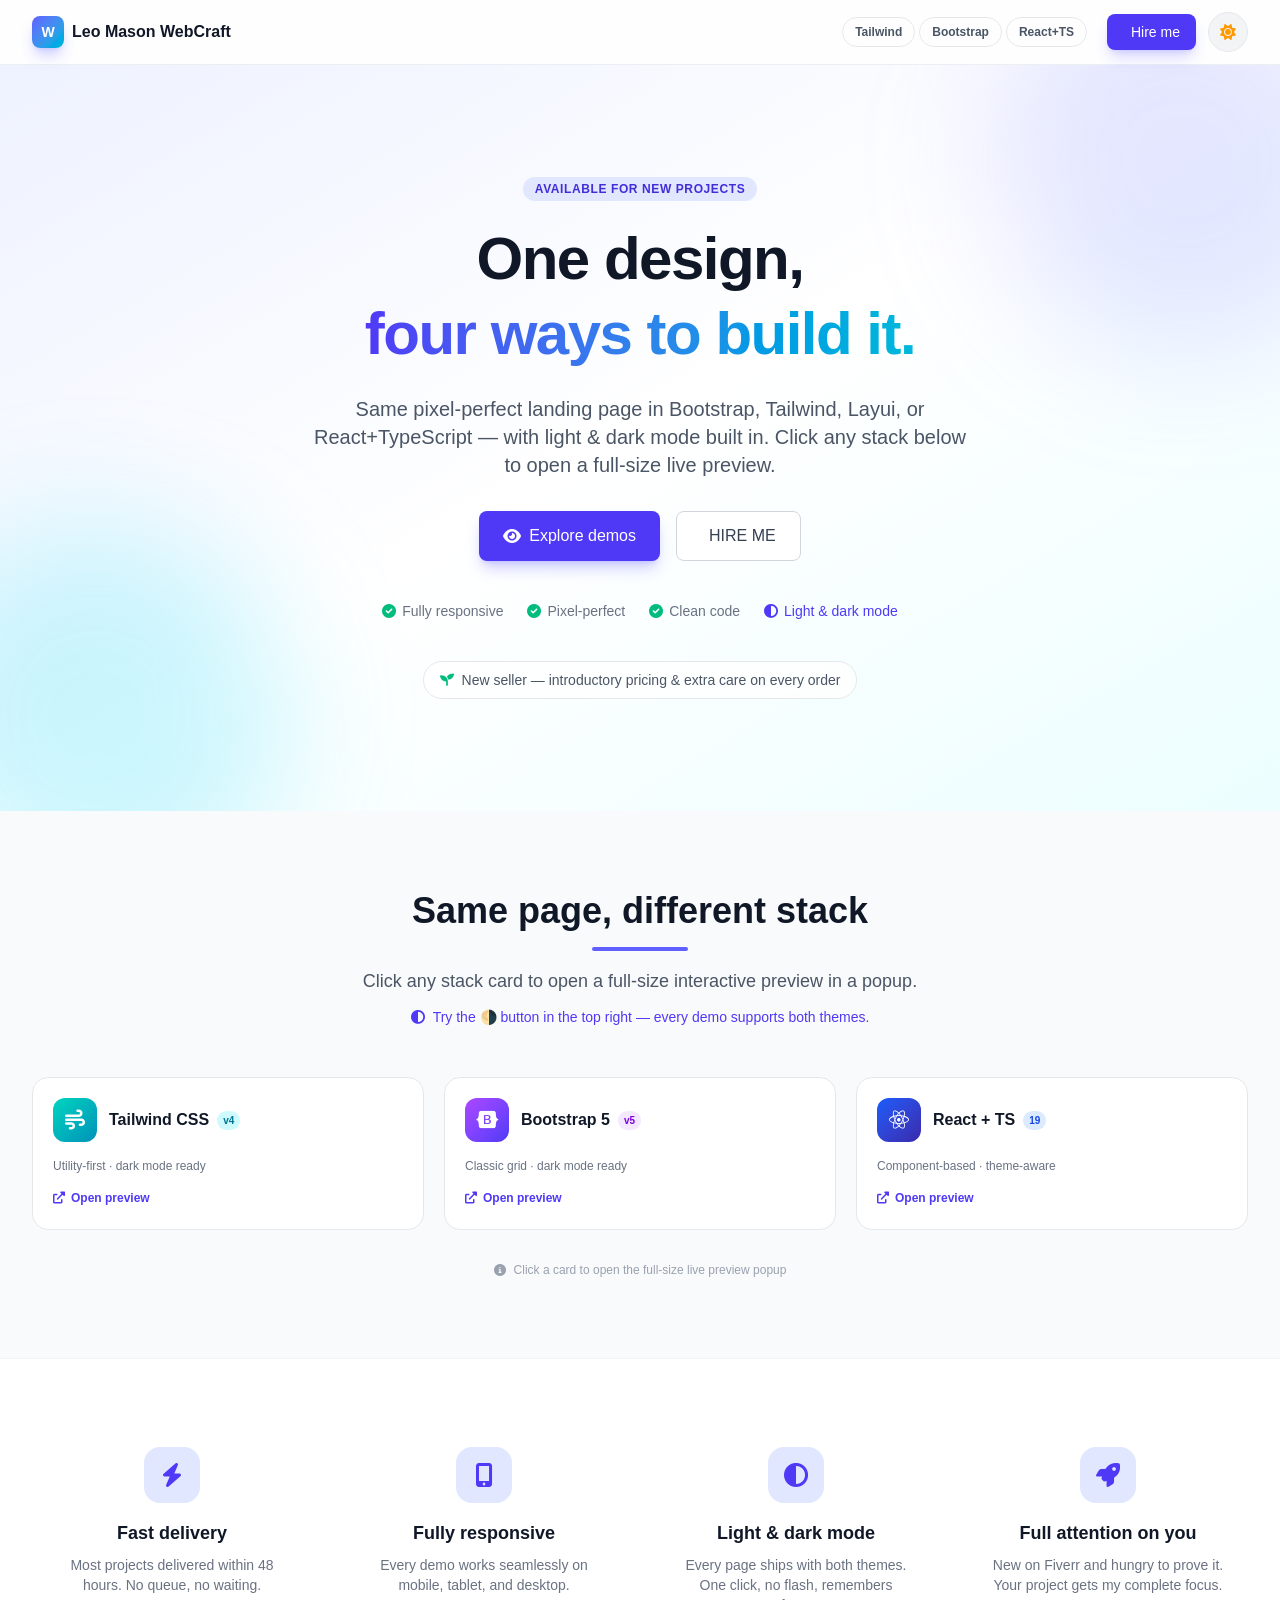
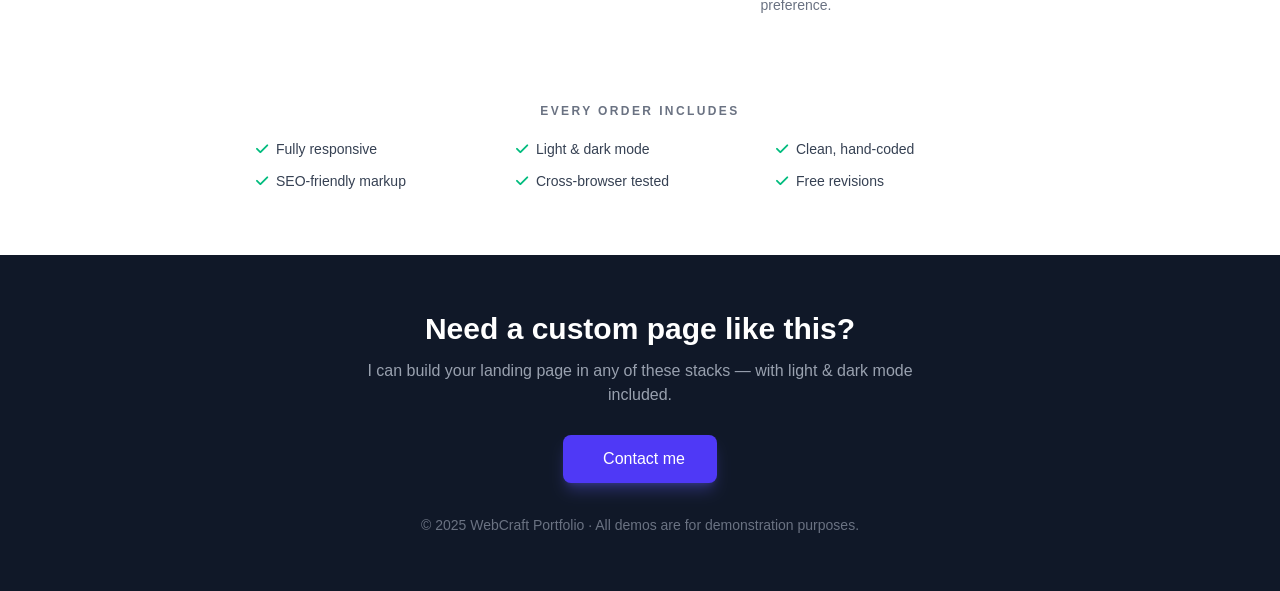
<file: index.html>
<!DOCTYPE html>
<html lang="en" class="scroll-smooth">
<head>
  <meta charset="UTF-8" />
  <meta name="viewport" content="width=device-width, initial-scale=1.0" />
  <meta name='impact-site-verification' value='db2f73aa-7bc9-4d2e-9691-222abc0dfc84'>
  <title>Leo Mason · Multi‑Stack Demo Portfolio</title>
  <link rel="stylesheet" href="https://cdnjs.cloudflare.com/ajax/libs/font-awesome/6.0.0-beta3/css/all.min.css" />
  <link rel="stylesheet" href="/static/css/tw.css">
  <style>
    /* 弹窗遮罩与动画 */
    .modal-overlay {
      position: fixed;
      inset: 0;
      z-index: 100;
      background: rgba(0, 0, 0, 0.6);
      backdrop-filter: blur(4px);
      opacity: 0;
      visibility: hidden;
      transition: opacity 0.25s ease, visibility 0.25s ease;
    }
    .modal-overlay.open {
      opacity: 1;
      visibility: visible;
    }
    .modal-panel {
      transform: scale(0.96) translateY(8px);
      opacity: 0;
      transition: transform 0.25s ease, opacity 0.25s ease;
    }
    .modal-overlay.open .modal-panel {
      transform: scale(1) translateY(0);
      opacity: 1;
    }
    /* 弹窗内 iframe 撑满 */
    .modal-iframe-wrap {
      flex: 1 1 auto;
      min-height: 0;
      display: flex;
      align-items: stretch;
    }
    .modal-iframe-wrap iframe {
      width: 100%;
      height: 100%;
      min-height: 400px;
    }
    /* 卡片 active 高亮 */
    .demo-item.active {
      border-color: #6366f1;
      box-shadow: 0 4px 12px rgba(99, 102, 241, 0.15);
    }
    .dark .demo-item.active {
      border-color: #818cf8;
    }
  </style>
</head>

<body class="bg-gray-50 dark:bg-slate-950 text-gray-800 dark:text-slate-200 font-sans antialiased transition-colors duration-300">

  <!-- ============ 顶部导航 ============ -->
  <header class="fixed top-0 inset-x-0 z-50 border-b border-gray-200/70 dark:border-slate-800/70 bg-white/80 dark:bg-slate-950/80 backdrop-blur-md">
    <div class="max-w-7xl mx-auto px-4 sm:px-6 lg:px-8">
      <div class="flex items-center justify-between h-16">

        <!-- Logo -->
        <a href="#" class="flex items-center gap-2 group">
          <div class="w-8 h-8 rounded-lg bg-gradient-to-br from-indigo-500 to-cyan-500 flex items-center justify-center text-white text-sm font-bold shadow-lg shadow-indigo-500/30">
            W
          </div>
          <span class="font-bold text-gray-900 dark:text-white group-hover:text-indigo-600 dark:group-hover:text-indigo-400 transition">
           Leo Mason WebCraft
          </span>
        </a>

        <!-- 右侧：技术栈快捷标签 + 主题切换 -->
        <div class="flex items-center gap-2 sm:gap-3">

          <!-- 技术栈快捷切换（大屏显示，点击直接打开弹窗） -->
          <nav class="hidden md:flex items-center gap-1 mr-2">
            <button type="button" data-demo="tailwind" class="quick-demo px-3 py-1.5 text-xs font-semibold rounded-full border border-gray-200 dark:border-slate-700 text-gray-600 dark:text-slate-300 hover:border-indigo-400 hover:text-indigo-600 dark:hover:text-indigo-400 transition">Tailwind</button>
            <button type="button" data-demo="bootstrap" class="quick-demo px-3 py-1.5 text-xs font-semibold rounded-full border border-gray-200 dark:border-slate-700 text-gray-600 dark:text-slate-300 hover:border-indigo-400 hover:text-indigo-600 dark:hover:text-indigo-400 transition">Bootstrap</button>
            <button type="button" data-demo="react" class="quick-demo px-3 py-1.5 text-xs font-semibold rounded-full border border-gray-200 dark:border-slate-700 text-gray-600 dark:text-slate-300 hover:border-indigo-400 hover:text-indigo-600 dark:hover:text-indigo-400 transition">React+TS</button>
          </nav>

          <!-- CTA（大屏） -->
          <a href="/hireme.html" target="_blank" rel="noopener"
             class="hidden lg:inline-flex items-center gap-2 px-4 py-2 rounded-lg bg-indigo-600 hover:bg-indigo-700 text-white text-sm font-medium transition shadow-lg shadow-indigo-500/25">
            <i class="fab fa-fiverr"></i> Hire me
          </a>

          <!-- 🌗 主题切换按钮 -->
          <button
            id="themeToggle"
            type="button"
            aria-label="Toggle dark mode"
            class="relative w-10 h-10 rounded-full flex items-center justify-center
                   bg-gray-100 hover:bg-gray-200 cursor-pointer
                   dark:bg-slate-800 dark:hover:bg-slate-700
                   border border-gray-200 dark:border-slate-700
                   transition-colors duration-200 focus:outline-none focus:ring-2 focus:ring-indigo-500/50"
          >
            <i class="fas fa-sun text-amber-500 text-base
                      transition-all duration-300
                      dark:opacity-0 dark:rotate-90 dark:scale-0 absolute"></i>
            <i class="fas fa-moon text-indigo-300 text-base
                      opacity-0 -rotate-90 scale-0
                      transition-all duration-300
                      dark:opacity-100 dark:rotate-0 dark:scale-100 absolute"></i>
          </button>
        </div>
      </div>
    </div>
  </header>

  <!-- 主体 -->
  <main class="pt-16">

    <!-- ============ Hero ============ -->
    <section class="relative overflow-hidden">
      <div class="absolute inset-0 bg-gradient-to-br from-indigo-50 via-white to-cyan-50 dark:from-slate-950 dark:via-slate-900 dark:to-indigo-950/40"></div>
      <div class="absolute -top-24 -right-24 w-96 h-96 rounded-full bg-indigo-400/20 dark:bg-indigo-600/20 blur-3xl"></div>
      <div class="absolute -bottom-24 -left-24 w-96 h-96 rounded-full bg-cyan-400/20 dark:bg-cyan-600/20 blur-3xl"></div>

      <div class="relative max-w-7xl mx-auto px-4 sm:px-6 lg:px-8 py-20 md:py-28 text-center">
        <span class="inline-block px-3 py-1 text-xs font-semibold tracking-wider text-indigo-700 dark:text-indigo-300 bg-indigo-100 dark:bg-indigo-500/10 rounded-full mb-5">
          AVAILABLE FOR NEW PROJECTS
        </span>

        <h1 class="text-4xl md:text-6xl font-extrabold tracking-tight text-gray-900 dark:text-white leading-tight">
          One design,<br class="hidden sm:block" />
          <span class="bg-gradient-to-r from-indigo-600 to-cyan-500 dark:from-indigo-400 dark:to-cyan-400 bg-clip-text text-transparent">
            four ways to build it.
          </span>
        </h1>

        <p class="mt-6 text-lg md:text-xl text-gray-600 dark:text-slate-400 max-w-2xl mx-auto">
          Same pixel‑perfect landing page in Bootstrap, Tailwind, Layui, or React+TypeScript —
          with light &amp; dark mode built in. Click any stack below to open a full-size live preview.
        </p>

        <div class="mt-8 flex flex-wrap justify-center gap-4">
          <a href="#showcase" class="inline-flex items-center px-6 py-3 rounded-lg text-white bg-indigo-600 hover:bg-indigo-700 font-medium shadow-lg shadow-indigo-500/30 transition">
            <i class="fas fa-eye mr-2"></i> Explore demos
          </a>
          <a href="/hireme.html" target="_blank" rel="noopener"
             class="inline-flex items-center px-6 py-3 rounded-lg border border-gray-300 dark:border-slate-700 text-gray-700 dark:text-slate-200 bg-white dark:bg-slate-900 hover:bg-gray-50 dark:hover:bg-slate-800 font-medium transition">
            <i class="fab fa-fiverr mr-2"></i> HIRE ME
          </a>
        </div>

        <div class="mt-10 flex flex-wrap items-center justify-center gap-x-6 gap-y-3 text-sm text-gray-500 dark:text-slate-400">
          <span class="flex items-center">
            <i class="fas fa-check-circle text-emerald-500 mr-1.5"></i> Fully responsive
          </span>
          <span class="flex items-center">
            <i class="fas fa-check-circle text-emerald-500 mr-1.5"></i> Pixel-perfect
          </span>
          <span class="flex items-center">
            <i class="fas fa-check-circle text-emerald-500 mr-1.5"></i> Clean code
          </span>
          <span class="flex items-center font-medium text-indigo-600 dark:text-indigo-400">
            <i class="fas fa-circle-half-stroke mr-1.5"></i> Light &amp; dark mode
          </span>
        </div>

        <div class="mt-10 inline-flex items-center gap-2 px-4 py-2 rounded-full
                    bg-white/80 dark:bg-slate-900/80 border border-gray-200 dark:border-slate-800
                    text-sm text-gray-600 dark:text-slate-400 backdrop-blur">
          <i class="fas fa-seedling text-emerald-500"></i>
          <span>New seller — introductory pricing &amp; extra care on every order</span>
        </div>
      </div>
    </section>

    <!-- ============ 技术栈卡片区（点击弹窗预览） ============ -->
    <section id="showcase" class="py-16 md:py-20">
      <div class="max-w-7xl mx-auto px-4 sm:px-6 lg:px-8">

        <!-- 区块标题 -->
        <div class="text-center mb-12">
          <h2 class="text-3xl md:text-4xl font-bold text-gray-900 dark:text-white">Same page, different stack</h2>
          <div class="w-24 h-1 bg-indigo-500 mx-auto mt-4 rounded-full"></div>
          <p class="mt-4 text-lg text-gray-600 dark:text-slate-400 max-w-2xl mx-auto">
            Click any stack card to open a full-size interactive preview in a popup.
          </p>
          <p class="mt-3 inline-flex items-center gap-2 text-sm text-indigo-600 dark:text-indigo-400 font-medium">
            <i class="fas fa-circle-half-stroke"></i>
            Try the 🌗 button in the top right — every demo supports both themes.
          </p>
        </div>

        <!-- 技术栈卡片网格 -->
        <div class="grid grid-cols-1 sm:grid-cols-2 lg:grid-cols-3 gap-5">
          <!-- Tailwind -->
          <button type="button" data-demo="tailwind"
            class="demo-item w-full text-left p-5 rounded-2xl border border-gray-200 dark:border-slate-800 bg-white dark:bg-slate-900 hover:border-indigo-300 dark:hover:border-indigo-700 hover:-translate-y-0.5 hover:shadow-lg transition">
            <div class="flex items-center gap-3 mb-4">
              <div class="w-11 h-11 rounded-xl bg-gradient-to-br from-teal-400 to-cyan-600 flex items-center justify-center text-white shrink-0">
                <i class="fas fa-wind text-xl"></i>
              </div>
              <div class="min-w-0">
                <div class="flex items-center gap-2">
                  <h3 class="font-bold text-gray-900 dark:text-white">Tailwind CSS</h3>
                  <span class="text-[10px] px-1.5 py-0.5 rounded-full bg-cyan-100 dark:bg-cyan-500/20 text-cyan-700 dark:text-cyan-300 font-semibold">v4</span>
                </div>
              </div>
            </div>
            <p class="text-xs text-gray-500 dark:text-slate-400">Utility-first · dark mode ready</p>
            <span class="mt-4 inline-flex items-center text-xs font-semibold text-indigo-600 dark:text-indigo-400">
              <i class="fas fa-up-right-from-square mr-1.5"></i> Open preview
            </span>
          </button>

          <!-- Bootstrap -->
          <button type="button" data-demo="bootstrap"
            class="demo-item w-full text-left p-5 rounded-2xl border border-gray-200 dark:border-slate-800 bg-white dark:bg-slate-900 hover:border-indigo-300 dark:hover:border-indigo-700 hover:-translate-y-0.5 hover:shadow-lg transition">
            <div class="flex items-center gap-3 mb-4">
              <div class="w-11 h-11 rounded-xl bg-gradient-to-br from-purple-500 to-indigo-600 flex items-center justify-center text-white shrink-0">
                <i class="fab fa-bootstrap text-xl"></i>
              </div>
              <div class="min-w-0">
                <div class="flex items-center gap-2">
                  <h3 class="font-bold text-gray-900 dark:text-white">Bootstrap 5</h3>
                  <span class="text-[10px] px-1.5 py-0.5 rounded-full bg-purple-100 dark:bg-purple-500/20 text-purple-700 dark:text-purple-300 font-semibold">v5</span>
                </div>
              </div>
            </div>
            <p class="text-xs text-gray-500 dark:text-slate-400">Classic grid · dark mode ready</p>
            <span class="mt-4 inline-flex items-center text-xs font-semibold text-indigo-600 dark:text-indigo-400">
              <i class="fas fa-up-right-from-square mr-1.5"></i> Open preview
            </span>
          </button>

          <!-- React + TS -->
          <button type="button" data-demo="react"
            class="demo-item w-full text-left p-5 rounded-2xl border border-gray-200 dark:border-slate-800 bg-white dark:bg-slate-900 hover:border-indigo-300 dark:hover:border-indigo-700 hover:-translate-y-0.5 hover:shadow-lg transition">
            <div class="flex items-center gap-3 mb-4">
              <div class="w-11 h-11 rounded-xl bg-gradient-to-br from-blue-600 to-indigo-800 flex items-center justify-center text-white shrink-0">
                <i class="fab fa-react text-xl"></i>
              </div>
              <div class="min-w-0">
                <div class="flex items-center gap-2">
                  <h3 class="font-bold text-gray-900 dark:text-white">React + TS</h3>
                  <span class="text-[10px] px-1.5 py-0.5 rounded-full bg-blue-100 dark:bg-blue-500/20 text-blue-700 dark:text-blue-300 font-semibold">19</span>
                </div>
              </div>
            </div>
            <p class="text-xs text-gray-500 dark:text-slate-400">Component-based · theme-aware</p>
            <span class="mt-4 inline-flex items-center text-xs font-semibold text-indigo-600 dark:text-indigo-400">
              <i class="fas fa-up-right-from-square mr-1.5"></i> Open preview
            </span>
          </button>
        </div>

        <!-- 提示 -->
        <p class="mt-8 text-center text-xs text-gray-400 dark:text-slate-500 flex items-center justify-center gap-2">
          <i class="fas fa-circle-info"></i>
          <span>Click a card to open the full-size live preview popup</span>
        </p>
      </div>
    </section>

    <!-- ============ 信任元素 ============ -->
    <section class="py-16 border-t border-gray-100 dark:border-slate-800/70 bg-white dark:bg-slate-950">
      <div class="max-w-7xl mx-auto px-4 sm:px-6 lg:px-8">
        <div class="grid grid-cols-1 sm:grid-cols-2 lg:grid-cols-4 gap-6 lg:gap-8 text-center">

          <div class="p-6">
            <div class="w-14 h-14 mx-auto rounded-2xl bg-indigo-100 dark:bg-indigo-500/15 flex items-center justify-center text-indigo-600 dark:text-indigo-400 text-2xl mb-4">
              <i class="fas fa-bolt"></i>
            </div>
            <h3 class="text-lg font-semibold text-gray-900 dark:text-white">Fast delivery</h3>
            <p class="text-gray-500 dark:text-slate-400 text-sm mt-2">Most projects delivered within 48 hours. No queue, no waiting.</p>
          </div>

          <div class="p-6">
            <div class="w-14 h-14 mx-auto rounded-2xl bg-indigo-100 dark:bg-indigo-500/15 flex items-center justify-center text-indigo-600 dark:text-indigo-400 text-2xl mb-4">
              <i class="fas fa-mobile-alt"></i>
            </div>
            <h3 class="text-lg font-semibold text-gray-900 dark:text-white">Fully responsive</h3>
            <p class="text-gray-500 dark:text-slate-400 text-sm mt-2">Every demo works seamlessly on mobile, tablet, and desktop.</p>
          </div>

          <div class="p-6">
            <div class="w-14 h-14 mx-auto rounded-2xl bg-indigo-100 dark:bg-indigo-500/15 flex items-center justify-center text-indigo-600 dark:text-indigo-400 text-2xl mb-4">
              <i class="fas fa-circle-half-stroke"></i>
            </div>
            <h3 class="text-lg font-semibold text-gray-900 dark:text-white">Light &amp; dark mode</h3>
            <p class="text-gray-500 dark:text-slate-400 text-sm mt-2">Every page ships with both themes. One click, no flash, remembers preference.</p>
          </div>

          <div class="p-6">
            <div class="w-14 h-14 mx-auto rounded-2xl bg-indigo-100 dark:bg-indigo-500/15 flex items-center justify-center text-indigo-600 dark:text-indigo-400 text-2xl mb-4">
              <i class="fas fa-rocket"></i>
            </div>
            <h3 class="text-lg font-semibold text-gray-900 dark:text-white">Full attention on you</h3>
            <p class="text-gray-500 dark:text-slate-400 text-sm mt-2">New on Fiverr and hungry to prove it. Your project gets my complete focus.</p>
          </div>
        </div>

        <div class="mt-16 max-w-3xl mx-auto text-center">
          <p class="text-xs font-semibold text-gray-500 dark:text-slate-400 uppercase tracking-[0.2em] mb-5">
            Every order includes
          </p>
          <div class="grid grid-cols-2 md:grid-cols-3 gap-3 text-sm text-left">
            <span class="flex items-center gap-2 text-gray-700 dark:text-slate-300">
              <i class="fas fa-check text-emerald-500"></i> Fully responsive
            </span>
            <span class="flex items-center gap-2 text-gray-700 dark:text-slate-300">
              <i class="fas fa-check text-emerald-500"></i> Light &amp; dark mode
            </span>
            <span class="flex items-center gap-2 text-gray-700 dark:text-slate-300">
              <i class="fas fa-check text-emerald-500"></i> Clean, hand-coded
            </span>
            <span class="flex items-center gap-2 text-gray-700 dark:text-slate-300">
              <i class="fas fa-check text-emerald-500"></i> SEO-friendly markup
            </span>
            <span class="flex items-center gap-2 text-gray-700 dark:text-slate-300">
              <i class="fas fa-check text-emerald-500"></i> Cross-browser tested
            </span>
            <span class="flex items-center gap-2 text-gray-700 dark:text-slate-300">
              <i class="fas fa-check text-emerald-500"></i> Free revisions
            </span>
          </div>
        </div>
      </div>
    </section>

    <!-- ============ 页脚 CTA ============ -->
    <footer class="bg-gray-900 dark:bg-black text-white py-14">
      <div class="max-w-7xl mx-auto px-4 sm:px-6 lg:px-8 text-center">
        <p class="text-2xl md:text-3xl font-bold mb-3">Need a custom page like this?</p>
        <p class="text-gray-400 mb-7 max-w-xl mx-auto">I can build your landing page in any of these stacks — with light &amp; dark mode included.</p>
        <a href="mailto:tomnutx@outlook.com" target="_blank" rel="noopener"
           class="inline-flex items-center px-8 py-3 bg-indigo-600 hover:bg-indigo-700 rounded-lg font-medium transition text-white shadow-lg shadow-indigo-500/30">
          <i class="fab fa-fiverr mr-2"></i> Contact me
        </a>
        <p class="text-gray-500 text-sm mt-8">© 2025 WebCraft Portfolio · All demos are for demonstration purposes.</p>
      </div>
    </footer>
  </main>

  <!-- ============ 弹窗 Modal ============ -->
  <div id="demoModal" class="modal-overlay flex items-center justify-center p-3 sm:p-6">
    <div class="modal-panel w-full max-w-6xl h-[90vh] flex flex-col rounded-2xl overflow-hidden border border-gray-200 dark:border-slate-800 bg-white dark:bg-slate-900 shadow-2xl">

      <!-- 弹窗顶栏：假浏览器 + 操作 -->
      <div class="flex items-center gap-2 px-4 py-2.5 border-b border-gray-200 dark:border-slate-800 bg-gray-50 dark:bg-slate-950/60 shrink-0">
        <span class="w-3 h-3 rounded-full bg-red-400"></span>
        <span class="w-3 h-3 rounded-full bg-yellow-400"></span>
        <span class="w-3 h-3 rounded-full bg-green-400"></span>

        <!-- 地址栏 -->
        <div class="ml-3 flex-1 flex items-center gap-2 px-3 py-1 rounded-md bg-white dark:bg-slate-900 border border-gray-200 dark:border-slate-800 text-xs text-gray-500 dark:text-slate-400">
          <i class="fas fa-lock text-[10px] text-emerald-500"></i>
          <span id="modalPreviewUrl" class="truncate">yourdomain.com/demo/bootstrap</span>
        </div>

        <!-- 操作按钮 -->
        <button type="button" id="modalRefreshBtn" title="Reload"
          class="w-7 h-7 rounded-md hover:bg-gray-200 dark:hover:bg-slate-800 text-gray-500 dark:text-slate-400 transition flex items-center justify-center">
          <i class="fas fa-rotate-right text-xs"></i>
        </button>
        <a id="modalOpenNewTab" href="#" target="_blank" rel="noopener" title="Open in new tab"
          class="w-7 h-7 rounded-md hover:bg-gray-200 dark:hover:bg-slate-800 text-gray-500 dark:text-slate-400 transition flex items-center justify-center">
          <i class="fas fa-arrow-up-right-from-square text-xs"></i>
        </a>

        <!-- 关闭按钮 -->
        <button type="button" id="modalCloseBtn" title="Close"
          class="w-7 h-7 rounded-md hover:bg-red-100 dark:hover:bg-red-500/20 text-gray-500 dark:text-slate-400 hover:text-red-600 dark:hover:text-red-400 transition flex items-center justify-center">
          <i class="fas fa-times text-sm"></i>
        </button>
      </div>

      <!-- 视口尺寸切换 -->
      <div class="flex items-center justify-between px-4 py-2 border-b border-gray-100 dark:border-slate-800/70 bg-white dark:bg-slate-900 shrink-0">
        <div class="flex items-center gap-1">
          <button data-size="full" class="size-btn active px-3 py-1 text-xs rounded-md font-medium transition">
            <i class="fas fa-desktop mr-1"></i> Desktop
          </button>
          <button data-size="tablet" class="size-btn px-3 py-1 text-xs rounded-md font-medium transition text-gray-500 dark:text-slate-400 hover:bg-gray-100 dark:hover:bg-slate-800">
            <i class="fas fa-tablet-screen-button mr-1"></i> Tablet
          </button>
          <button data-size="mobile" class="size-btn px-3 py-1 text-xs rounded-md font-medium transition text-gray-500 dark:text-slate-400 hover:bg-gray-100 dark:hover:bg-slate-800">
            <i class="fas fa-mobile-screen-button mr-1"></i> Mobile
          </button>
        </div>
        <span class="hidden sm:inline text-xs text-gray-400 dark:text-slate-500">
          Live preview
          <span class="inline-block w-1.5 h-1.5 rounded-full bg-emerald-500 animate-pulse ml-1"></span>
        </span>
      </div>

      <!-- iframe 容器：flex-1 撑满剩余高度 -->
      <div class="modal-iframe-wrap bg-gray-100 dark:bg-slate-950 justify-center p-0 sm:p-4 transition-all">
        <iframe
          id="modalPreview"
          src="about:blank"
          title="Demo preview"
          class="bg-white border-0 transition-all duration-300 rounded-lg"
          loading="lazy"
        ></iframe>
      </div>
    </div>
  </div>

  <!-- ============ 脚本 ============ -->
  <script>
    /* ---------- 1. 主题切换 ---------- */
    const themeToggle = document.getElementById('themeToggle');
    const rootEl = document.documentElement;

    themeToggle.addEventListener('click', () => {
      const isDark = rootEl.classList.toggle('dark');
      localStorage.setItem('theme', isDark ? 'dark' : 'light');
      syncIframeTheme();
    });

    function syncIframeTheme() {
      const iframe = document.getElementById('modalPreview');
      if (!iframe) return;
      const theme = rootEl.classList.contains('dark') ? 'dark' : 'light';
      try {
        iframe.contentWindow.postMessage({ type: 'theme', value: theme }, '*');
      } catch (e) { /* 跨域时静默失败 */ }
    }

    /* ---------- 2. Demo 配置 ---------- */
    const demos = {
      tailwind:  { url: '/tailwind.html',  label: 'https://html.tomnut.com/tailwind.html'  },
      bootstrap: { url: '/bootstrap.html', label: 'https://html.tomnut.com/bootstrap.html' },
      react:     { url: '/react.html',     label: 'https://html.tomnut.com/react.html'     },
    };

    /* ---------- 3. 弹窗相关元素 ---------- */
    const modal          = document.getElementById('demoModal');
    const modalIframe    = document.getElementById('modalPreview');
    const modalPreviewUrl= document.getElementById('modalPreviewUrl');
    const modalOpenNewTab= document.getElementById('modalOpenNewTab');
    const modalRefreshBtn= document.getElementById('modalRefreshBtn');
    const modalCloseBtn  = document.getElementById('modalCloseBtn');
    const demoItems      = document.querySelectorAll('.demo-item');
    const quickDemos     = document.querySelectorAll('.quick-demo');

    /* 打开弹窗并加载 demo */
    function openDemo(key) {
      const demo = demos[key];
      if (!demo) return;

      // 高亮卡片（顶部快捷标签也可同步，但不是必须）
      demoItems.forEach(el => el.classList.toggle('active', el.dataset.demo === key));

      // 设置 iframe
      modalIframe.src = demo.url;
      modalPreviewUrl.textContent = demo.label;
      modalOpenNewTab.href = demo.url;

      // 重置尺寸为 full
      resetSizeButtons();

      // 显示弹窗
      modal.classList.add('open');
      document.body.style.overflow = 'hidden';  // 锁定背景滚动

      // 同步主题
      setTimeout(syncIframeTheme, 300);
    }

    /* 关闭弹窗 */
    function closeModal() {
      modal.classList.remove('open');
      document.body.style.overflow = '';
      // 停止 iframe 加载，释放资源
      setTimeout(() => {
        modalIframe.src = 'about:blank';
      }, 300);
    }

    /* 绑定卡片点击 */
    demoItems.forEach(el => {
      el.addEventListener('click', () => openDemo(el.dataset.demo));
    });

    /* 绑定顶部快捷标签点击 */
    quickDemos.forEach(el => {
      el.addEventListener('click', () => openDemo(el.dataset.demo));
    });

    /* 关闭按钮 */
    modalCloseBtn.addEventListener('click', closeModal);

    /* 点击遮罩关闭（点击面板外部） */
    modal.addEventListener('click', (e) => {
      if (e.target === modal) closeModal();
    });

    /* ESC 关闭 */
    document.addEventListener('keydown', (e) => {
      if (e.key === 'Escape' && modal.classList.contains('open')) {
        closeModal();
      }
    });

    /* 刷新 */
    modalRefreshBtn.addEventListener('click', () => {
      modalIframe.src = modalIframe.src;
    });

    /* ---------- 4. 视口尺寸切换（弹窗内） ---------- */
    const sizeBtns = document.querySelectorAll('.size-btn');

    function resetSizeButtons() {
      sizeBtns.forEach(b => {
        b.classList.remove('active', 'bg-indigo-100', 'dark:bg-indigo-500/20', 'text-indigo-600', 'dark:text-indigo-300');
        b.classList.add('text-gray-500', 'dark:text-slate-400');
      });
      const fullBtn = document.querySelector('.size-btn[data-size="full"]');
      if (fullBtn) {
        fullBtn.classList.add('active', 'bg-indigo-100', 'dark:bg-indigo-500/20', 'text-indigo-600', 'dark:text-indigo-300');
        fullBtn.classList.remove('text-gray-500', 'dark:text-slate-400');
      }
      modalIframe.classList.remove('max-w-[390px]', 'max-w-[768px]');
      modalIframe.classList.add('max-w-full');
    }

    sizeBtns.forEach(btn => {
      btn.addEventListener('click', () => {
        const size = btn.dataset.size;
        sizeBtns.forEach(b => {
          b.classList.remove('active', 'bg-indigo-100', 'dark:bg-indigo-500/20', 'text-indigo-600', 'dark:text-indigo-300');
          b.classList.add('text-gray-500', 'dark:text-slate-400');
        });
        btn.classList.add('active', 'bg-indigo-100', 'dark:bg-indigo-500/20', 'text-indigo-600', 'dark:text-indigo-300');
        btn.classList.remove('text-gray-500', 'dark:text-slate-400');

        if (size === 'mobile') {
          modalIframe.classList.add('max-w-[390px]');
          modalIframe.classList.remove('max-w-[768px]', 'max-w-full');
        } else if (size === 'tablet') {
          modalIframe.classList.add('max-w-[768px]');
          modalIframe.classList.remove('max-w-[390px]', 'max-w-full');
        } else {
          modalIframe.classList.remove('max-w-[390px]', 'max-w-[768px]');
          modalIframe.classList.add('max-w-full');
        }
      });
    });

    /* ---------- 5. 监听系统主题变化 ---------- */
    window.matchMedia('(prefers-color-scheme: dark)').addEventListener('change', (e) => {
      if (!localStorage.getItem('theme')) {
        rootEl.classList.toggle('dark', e.matches);
        syncIframeTheme();
      }
    });
  </script>
</body>
</html>
</file>
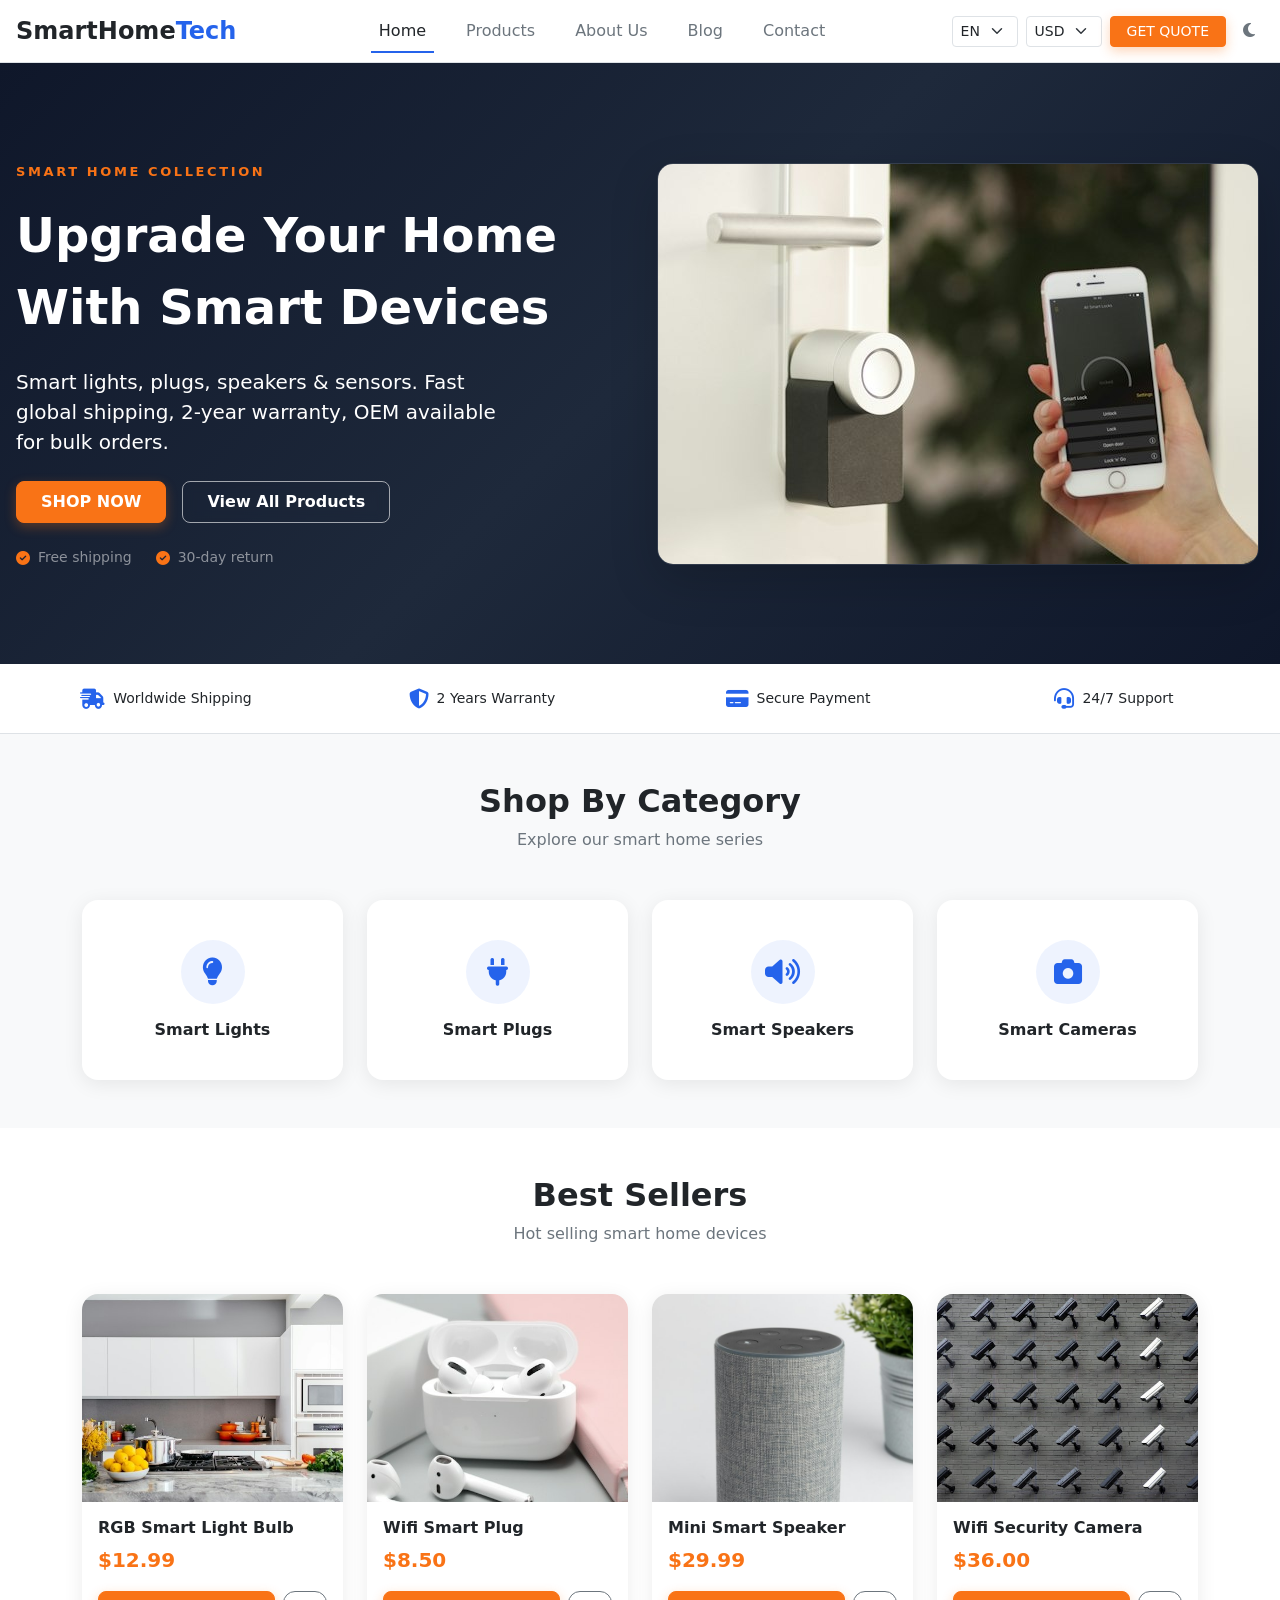
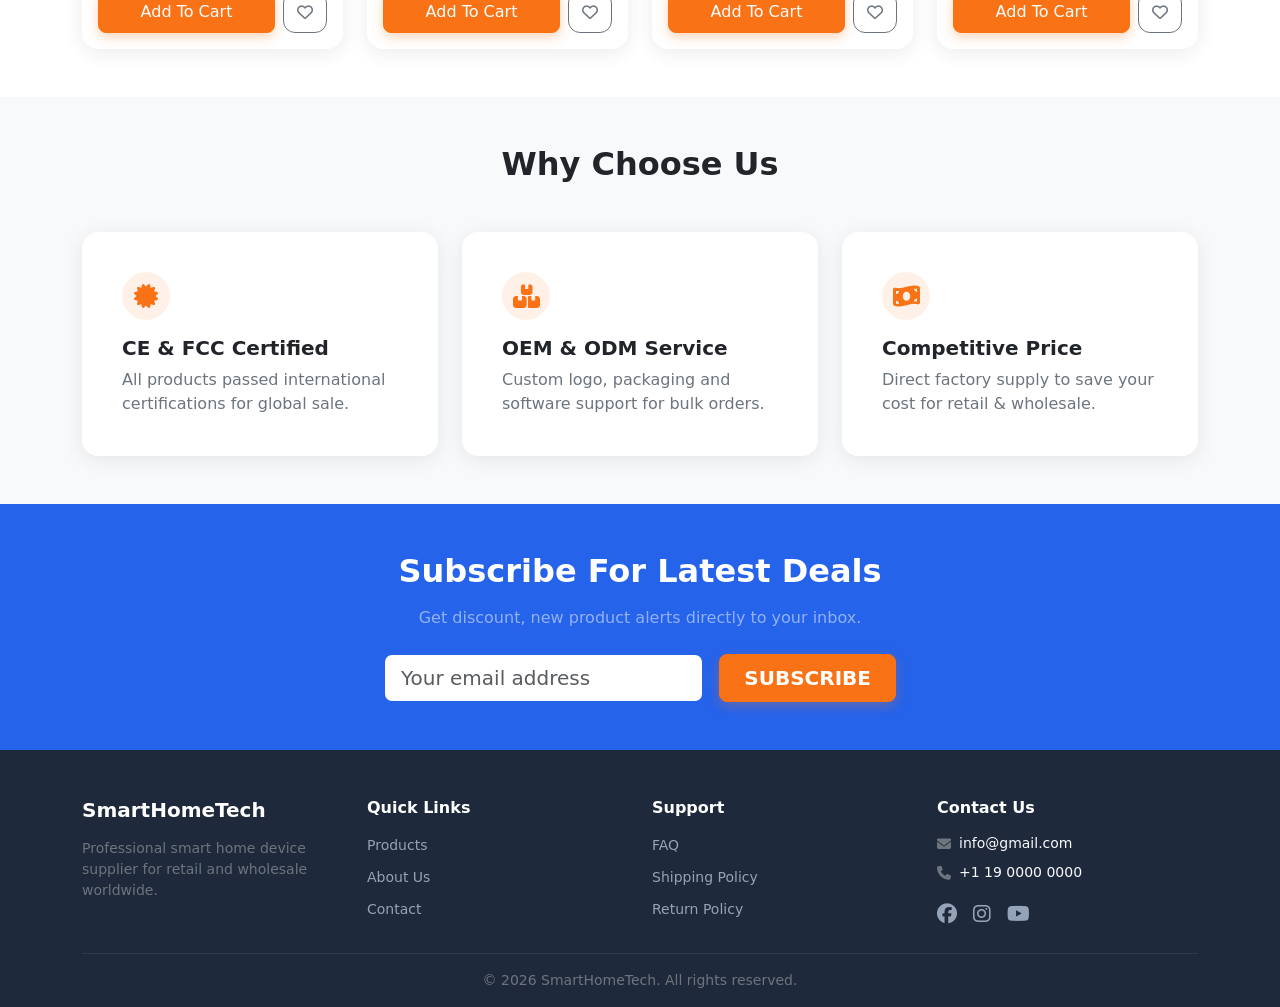
<file: bootstrap.html>
<!DOCTYPE html>
<html lang="en" data-bs-theme="light">
<head>
  <meta charset="UTF-8">
  <meta name="viewport" content="width=device-width, initial-scale=1.0">
  <title>SmartHome Tech | Smart Home Devices Wholesale & Retail</title>

  <!-- Bootstrap 5.3 CSS -->
  <link href="./static/css/bootstrap.min.css" rel="stylesheet">
  <!-- Font Awesome 6 -->
  <link rel="stylesheet" href="https://cdnjs.cloudflare.com/ajax/libs/font-awesome/6.4.0/css/all.min.css">
  <link rel="stylesheet" href="./static/css/bs.css">
</head>

<body class="bg-body-tertiary">

  <!-- HEADER / NAVBAR -->
  <header class="sticky-top bg-body border-bottom sticky-header">
  <nav class="navbar navbar-expand-md container-fluid py-2 px-3">
    <div class="container-fluid px-0">

      <!-- Brand -->
      <a class="navbar-brand fw-bold fs-4 text-body" href="#">
        SmartHome<span class="text-primary-sh">Tech</span>
      </a>

      <!-- 移动端右侧控制：主题切换 + 汉堡按钮 -->
      <div class="d-flex align-items-center gap-1 d-lg-none">
        <button id="theme-toggle-mobile" class="btn btn-link text-secondary p-2 rounded-circle" aria-label="Toggle dark mode">
          <i class="fa-solid fa-moon theme-icon-moon"></i>
          <i class="fa-solid fa-sun theme-icon-sun"></i>
        </button>
        <button id="menu-toggle" class="btn btn-link text-body p-2 fs-4" type="button"
                aria-label="Open menu" aria-expanded="false" aria-controls="mobileMenu">
          <i class="fa-solid fa-bars"></i>
        </button>
      </div>

      <!-- 桌面端导航：用 d-none d-md-flex 控制显示 -->
      <div class="d-none d-lg-flex align-items-center w-100">
        <ul class="navbar-nav mx-auto mb-2 mb-md-0 gap-md-4">
          <li class="nav-item"><a class="nav-link nav-link-sh active text-body" href="#">Home</a></li>
          <li class="nav-item"><a class="nav-link nav-link-sh text-secondary" href="#">Products</a></li>
          <li class="nav-item"><a class="nav-link nav-link-sh text-secondary" href="#">About Us</a></li>
          <li class="nav-item"><a class="nav-link nav-link-sh text-secondary" href="#">Blog</a></li>
          <li class="nav-item"><a class="nav-link nav-link-sh text-secondary" href="#">Contact</a></li>
        </ul>

        <div class="d-flex align-items-center gap-2">
          <select class="form-select form-select-sm" style="width: auto;" aria-label="Language">
            <option>EN</option><option>ES</option><option>FR</option>
          </select>
          <select class="form-select form-select-sm" style="width: auto;" aria-label="Currency">
            <option>USD</option><option>EUR</option>
          </select>
          <button class="btn btn-accent btn-sm fw-medium px-3">GET QUOTE</button>
          <button id="theme-toggle-desktop" class="btn btn-link text-secondary p-2 rounded-circle" aria-label="Toggle dark mode">
            <i class="fa-solid fa-moon theme-icon-moon"></i>
            <i class="fa-solid fa-sun theme-icon-sun"></i>
          </button>
        </div>
      </div>

    </div>
  </nav>
</header>

  <!-- MOBILE DRAWER + OVERLAY -->

  <!-- Overlay (click to close) -->
  <div id="menu-overlay" class="d-none"></div>

  <!-- Drawer -->
  <div id="mobileMenu" class="mobile-drawer bg-body d-none">
    <div class="container py-4">
      <ul class="nav flex-column gap-1">
        <li class="nav-item"><a class="nav-link fw-medium text-body border-bottom py-3" href="#">Home</a></li>
        <li class="nav-item"><a class="nav-link text-secondary border-bottom py-3" href="#">Products</a></li>
        <li class="nav-item"><a class="nav-link text-secondary border-bottom py-3" href="#">About Us</a></li>
        <li class="nav-item"><a class="nav-link text-secondary border-bottom py-3" href="#">Blog</a></li>
        <li class="nav-item"><a class="nav-link text-secondary py-3" href="#">Contact</a></li>
      </ul>
      <div class="d-flex gap-2 mt-3 pt-3 border-top">
        <select class="form-select form-select-sm flex-fill" aria-label="Language">
          <option>EN</option><option>ES</option><option>FR</option>
        </select>
        <select class="form-select form-select-sm flex-fill" aria-label="Currency">
          <option>USD</option><option>EUR</option>
        </select>
      </div>
      <button class="btn btn-accent w-100 mt-3 py-2 fw-medium">GET QUOTE</button>
    </div>
  </div>

  <!-- HERO SECTION -->
  <section class="hero-gradient text-white">
    <div class="container-fluid section-hero py-md-6">
      <div class="row align-items-center g-12">
        <div class="col-md-6">
          <span class="section-eyebrow text-accent-sh">Smart Home Collection</span>
          <h1 class="section-hreo-title display-4 fw-bold lh-base mt-3 mb-0">
            Upgrade Your Home<br>With Smart Devices
          </h1>
          <p class="lead text-white-60 mt-4 mb-0" style="max-width: 32rem;">
            Smart lights, plugs, speakers &amp; sensors. Fast global shipping, 2-year warranty, OEM available for bulk orders.
          </p>
          <div class="d-flex flex-wrap gap-3 mt-4">
            <button class="btn btn-accent px-4 py-2 fw-semibold rounded-3">SHOP NOW</button>
            <button class="btn btn-outline-light-sh px-4 py-2 fw-semibold rounded-3">View All Products</button>
          </div>
          <div class="d-flex flex-wrap gap-4 mt-4 small text-white-50">
            <span class="d-flex align-items-center gap-2">
              <i class="fa-solid fa-check-circle text-accent-sh"></i> Free shipping
            </span>
            <span class="d-flex align-items-center gap-2">
              <i class="fa-solid fa-check-circle text-accent-sh"></i> 30-day return
            </span>
          </div>
        </div>
        <div class="col-md-6 d-flex justify-content-center">
          <img src="./static/imgs/01.jpg"
               alt="Smart home devices"
               class="img-fluid rounded-4 shadow-lg border border-white border-opacity-10"
               >
        </div>
      </div>
    </div>
  </section>

  <!-- TRUST BAR -->
  <section class="bg-body border-bottom py-4">
    <div class="container-fluid">
      <div class="row row-cols-2 row-cols-md-4 g-3 text-center">
        <div class="col">
          <div class="d-flex align-items-center justify-content-center gap-2 small fw-medium trust-item">
            <i class="fa-solid fa-truck-fast text-primary-sh fs-5"></i>
            <span>Worldwide Shipping</span>
          </div>
        </div>
        <div class="col">
          <div class="d-flex align-items-center justify-content-center gap-2 small fw-medium trust-item">
            <i class="fa-solid fa-shield-halved text-primary-sh fs-5"></i>
            <span>2 Years Warranty</span>
          </div>
        </div>
        <div class="col">
          <div class="d-flex align-items-center justify-content-center gap-2 small fw-medium trust-item">
            <i class="fa-solid fa-credit-card text-primary-sh fs-5"></i>
            <span>Secure Payment</span>
          </div>
        </div>
        <div class="col">
          <div class="d-flex align-items-center justify-content-center gap-2 small fw-medium trust-item">
            <i class="fa-solid fa-headset text-primary-sh fs-5"></i>
            <span>24/7 Support</span>
          </div>
        </div>
      </div>
    </div>
  </section>

  <!-- SHOP BY CATEGORY -->
  <section class="py-5 py-md-6">
    <div class="container">
      <div class="text-center mb-5">
        <h2 class="fw-bold text-body">Shop By Category</h2>
        <p class="text-secondary mb-0">Explore our smart home series</p>
      </div>
      <div class="row row-cols-2 row-cols-md-4 g-4">
        <div class="col">
          <div class="card h-100 border-0 shadow-card card-hover category-card text-center p-4 rounded-4">
            <div class="card-body d-flex flex-column align-items-center">
              <div class="icon-circle mb-3">
                <i class="fa-solid fa-lightbulb text-primary-sh fs-3"></i>
              </div>
              <h3 class="h6 fw-semibold text-body mb-0">Smart Lights</h3>
            </div>
          </div>
        </div>
        <div class="col">
          <div class="card h-100 border-0 shadow-card card-hover category-card text-center p-4 rounded-4">
            <div class="card-body d-flex flex-column align-items-center">
              <div class="icon-circle mb-3">
                <i class="fa-solid fa-plug text-primary-sh fs-3"></i>
              </div>
              <h3 class="h6 fw-semibold text-body mb-0">Smart Plugs</h3>
            </div>
          </div>
        </div>
        <div class="col">
          <div class="card h-100 border-0 shadow-card card-hover category-card text-center p-4 rounded-4">
            <div class="card-body d-flex flex-column align-items-center">
              <div class="icon-circle mb-3">
                <i class="fa-solid fa-volume-high text-primary-sh fs-3"></i>
              </div>
              <h3 class="h6 fw-semibold text-body mb-0">Smart Speakers</h3>
            </div>
          </div>
        </div>
        <div class="col">
          <div class="card h-100 border-0 shadow-card card-hover category-card text-center p-4 rounded-4">
            <div class="card-body d-flex flex-column align-items-center">
              <div class="icon-circle mb-3">
                <i class="fa-solid fa-camera text-primary-sh fs-3"></i>
              </div>
              <h3 class="h6 fw-semibold text-body mb-0">Smart Cameras</h3>
            </div>
          </div>
        </div>
      </div>
    </div>
  </section>

  <!-- BEST SELLERS -->
  <section class="py-5 py-md-6 bg-body">
    <div class="container">
      <div class="text-center mb-5">
        <h2 class="fw-bold text-body">Best Sellers</h2>
        <p class="text-secondary mb-0">Hot selling smart home devices</p>
      </div>
      <div class="row row-cols-1 row-cols-sm-2 row-cols-lg-4 g-4">

        <div class="col">
          <div class="card h-100 border-0 shadow-card card-hover product-card rounded-4 overflow-hidden">
            <div class="product-img-wrapper">
              <img src="./static/imgs/02.jpg" alt="RGB Smart Light Bulb" class="card-img-top" style="height: 13rem; object-fit: cover;">
            </div>
            <div class="card-body d-flex flex-column">
              <h3 class="h6 fw-semibold text-body mb-0">RGB Smart Light Bulb</h3>
              <div class="text-accent-sh fw-bold fs-5 mt-2">$12.99</div>
              <div class="d-flex gap-2 mt-3">
                <button class="btn btn-accent flex-fill py-2 rounded-3 fw-medium small">Add To Cart</button>
                <button class="btn btn-outline-secondary wishlist-btn" aria-label="Add to wishlist">
                  <i class="fa-regular fa-heart"></i>
                </button>
              </div>
            </div>
          </div>
        </div>

        <div class="col">
          <div class="card h-100 border-0 shadow-card card-hover product-card rounded-4 overflow-hidden">
            <div class="product-img-wrapper">
              <img src="./static/imgs/03.jpg" alt="Wifi Smart Plug" class="card-img-top" style="height: 13rem; object-fit: cover;">
            </div>
            <div class="card-body d-flex flex-column">
              <h3 class="h6 fw-semibold text-body mb-0">Wifi Smart Plug</h3>
              <div class="text-accent-sh fw-bold fs-5 mt-2">$8.50</div>
              <div class="d-flex gap-2 mt-3">
                <button class="btn btn-accent flex-fill py-2 rounded-3 fw-medium small">Add To Cart</button>
                <button class="btn btn-outline-secondary wishlist-btn" aria-label="Add to wishlist">
                  <i class="fa-regular fa-heart"></i>
                </button>
              </div>
            </div>
          </div>
        </div>

        <div class="col">
          <div class="card h-100 border-0 shadow-card card-hover product-card rounded-4 overflow-hidden">
            <div class="product-img-wrapper">
              <img src="./static/imgs/04.jpg" alt="Mini Smart Speaker" class="card-img-top" style="height: 13rem; object-fit: cover;">
            </div>
            <div class="card-body d-flex flex-column">
              <h3 class="h6 fw-semibold text-body mb-0">Mini Smart Speaker</h3>
              <div class="text-accent-sh fw-bold fs-5 mt-2">$29.99</div>
              <div class="d-flex gap-2 mt-3">
                <button class="btn btn-accent flex-fill py-2 rounded-3 fw-medium small">Add To Cart</button>
                <button class="btn btn-outline-secondary wishlist-btn" aria-label="Add to wishlist">
                  <i class="fa-regular fa-heart"></i>
                </button>
              </div>
            </div>
          </div>
        </div>

        <div class="col">
          <div class="card h-100 border-0 shadow-card card-hover product-card rounded-4 overflow-hidden">
            <div class="product-img-wrapper">
              <img src="./static/imgs/05.jpg" alt="Wifi Security Camera" class="card-img-top" style="height: 13rem; object-fit: cover;">
            </div>
            <div class="card-body d-flex flex-column">
              <h3 class="h6 fw-semibold text-body mb-0">Wifi Security Camera</h3>
              <div class="text-accent-sh fw-bold fs-5 mt-2">$36.00</div>
              <div class="d-flex gap-2 mt-3">
                <button class="btn btn-accent flex-fill py-2 rounded-3 fw-medium small">Add To Cart</button>
                <button class="btn btn-outline-secondary wishlist-btn" aria-label="Add to wishlist">
                  <i class="fa-regular fa-heart"></i>
                </button>
              </div>
            </div>
          </div>
        </div>

      </div>
    </div>
  </section>

  <!-- WHY CHOOSE US -->
  <section class="py-5 py-md-6">
    <div class="container">
      <div class="text-center mb-5">
        <h2 class="fw-bold text-body">Why Choose Us</h2>
      </div>
      <div class="row g-4">

        <div class="col-md-4">
          <div class="card h-100 border-0 shadow-card card-hover rounded-4 p-4">
            <div class="card-body">
              <div class="feature-icon mb-3">
                <i class="fa-solid fa-certificate text-accent-sh fs-4"></i>
              </div>
              <h3 class="h5 fw-bold text-body">CE &amp; FCC Certified</h3>
              <p class="text-secondary mb-0">All products passed international certifications for global sale.</p>
            </div>
          </div>
        </div>

        <div class="col-md-4">
          <div class="card h-100 border-0 shadow-card card-hover rounded-4 p-4">
            <div class="card-body">
              <div class="feature-icon mb-3">
                <i class="fa-solid fa-boxes-stacked text-accent-sh fs-4"></i>
              </div>
              <h3 class="h5 fw-bold text-body">OEM &amp; ODM Service</h3>
              <p class="text-secondary mb-0">Custom logo, packaging and software support for bulk orders.</p>
            </div>
          </div>
        </div>

        <div class="col-md-4">
          <div class="card h-100 border-0 shadow-card card-hover rounded-4 p-4">
            <div class="card-body">
              <div class="feature-icon mb-3">
                <i class="fa-solid fa-money-bill-wave text-accent-sh fs-4"></i>
              </div>
              <h3 class="h5 fw-bold text-body">Competitive Price</h3>
              <p class="text-secondary mb-0">Direct factory supply to save your cost for retail &amp; wholesale.</p>
            </div>
          </div>
        </div>

      </div>
    </div>
  </section>

  <!-- NEWSLETTER -->
  <section class="py-5 bg-primary-sh">
    <div class="container text-center">
      <h2 class="fw-bold text-white mb-0">Subscribe For Latest Deals</h2>
      <p class="text-white-50 mt-3 mb-0 mx-auto" style="max-width: 32rem;">
        Get discount, new product alerts directly to your inbox.
      </p>
      <form class="mt-4 d-flex flex-column flex-sm-row gap-3 mx-auto" style="max-width: 32rem;">
        <input type="email" placeholder="Your email address"
               class="form-control form-control-lg newsletter-input flex-fill"
               aria-label="Email address" required>
        <button class="btn btn-accent btn-lg fw-semibold px-4" type="submit">SUBSCRIBE</button>
      </form>
    </div>
  </section>

  <!-- FOOTER -->
  <footer class="bg-dark-sh text-light pt-5 pb-3">
    <div class="container">
      <div class="row g-4">

        <div class="col-md-3">
          <h3 class="h5 fw-bold text-white mb-3">SmartHomeTech</h3>
          <p class="text-secondary small mb-0">
            Professional smart home device supplier for retail and wholesale worldwide.
          </p>
        </div>

        <div class="col-md-3">
          <h4 class="h6 fw-semibold text-white mb-3">Quick Links</h4>
          <ul class="list-unstyled mb-0">
            <li class="mb-2"><a href="#" class="footer-link small">Products</a></li>
            <li class="mb-2"><a href="#" class="footer-link small">About Us</a></li>
            <li class="mb-2"><a href="#" class="footer-link small">Contact</a></li>
          </ul>
        </div>

        <div class="col-md-3">
          <h4 class="h6 fw-semibold text-white mb-3">Support</h4>
          <ul class="list-unstyled mb-0">
            <li class="mb-2"><a href="#" class="footer-link small">FAQ</a></li>
            <li class="mb-2"><a href="#" class="footer-link small">Shipping Policy</a></li>
            <li class="mb-2"><a href="#" class="footer-link small">Return Policy</a></li>
          </ul>
        </div>

        <div class="col-md-3">
          <h4 class="h6 fw-semibold text-white mb-3">Contact Us</h4>
          <p class="small mb-2 d-flex align-items-center gap-2">
            <i class="fa-solid fa-envelope text-secondary"></i> info@gmail.com
          </p>
          <p class="small mb-3 d-flex align-items-center gap-2">
            <i class="fa-solid fa-phone text-secondary"></i> +1 19 0000 0000
          </p>
          <div class="d-flex gap-3 fs-5">
            <a href="#" class="social-icon" aria-label="Facebook"><i class="fa-brands fa-facebook"></i></a>
            <a href="#" class="social-icon" aria-label="Instagram"><i class="fa-brands fa-instagram"></i></a>
            <a href="#" class="social-icon" aria-label="YouTube"><i class="fa-brands fa-youtube"></i></a>
          </div>
        </div>

      </div>

      <hr class="border-secondary mt-4">
      <p class="text-center text-secondary small mb-0">
        © 2026 SmartHomeTech. All rights reserved.
      </p>
    </div>
  </footer>

  <script src="./static/js/bootstrap.bundle.min.js"></script>
  <script src="./static/js/bs.js"></script>
</body>
</html>
</file>
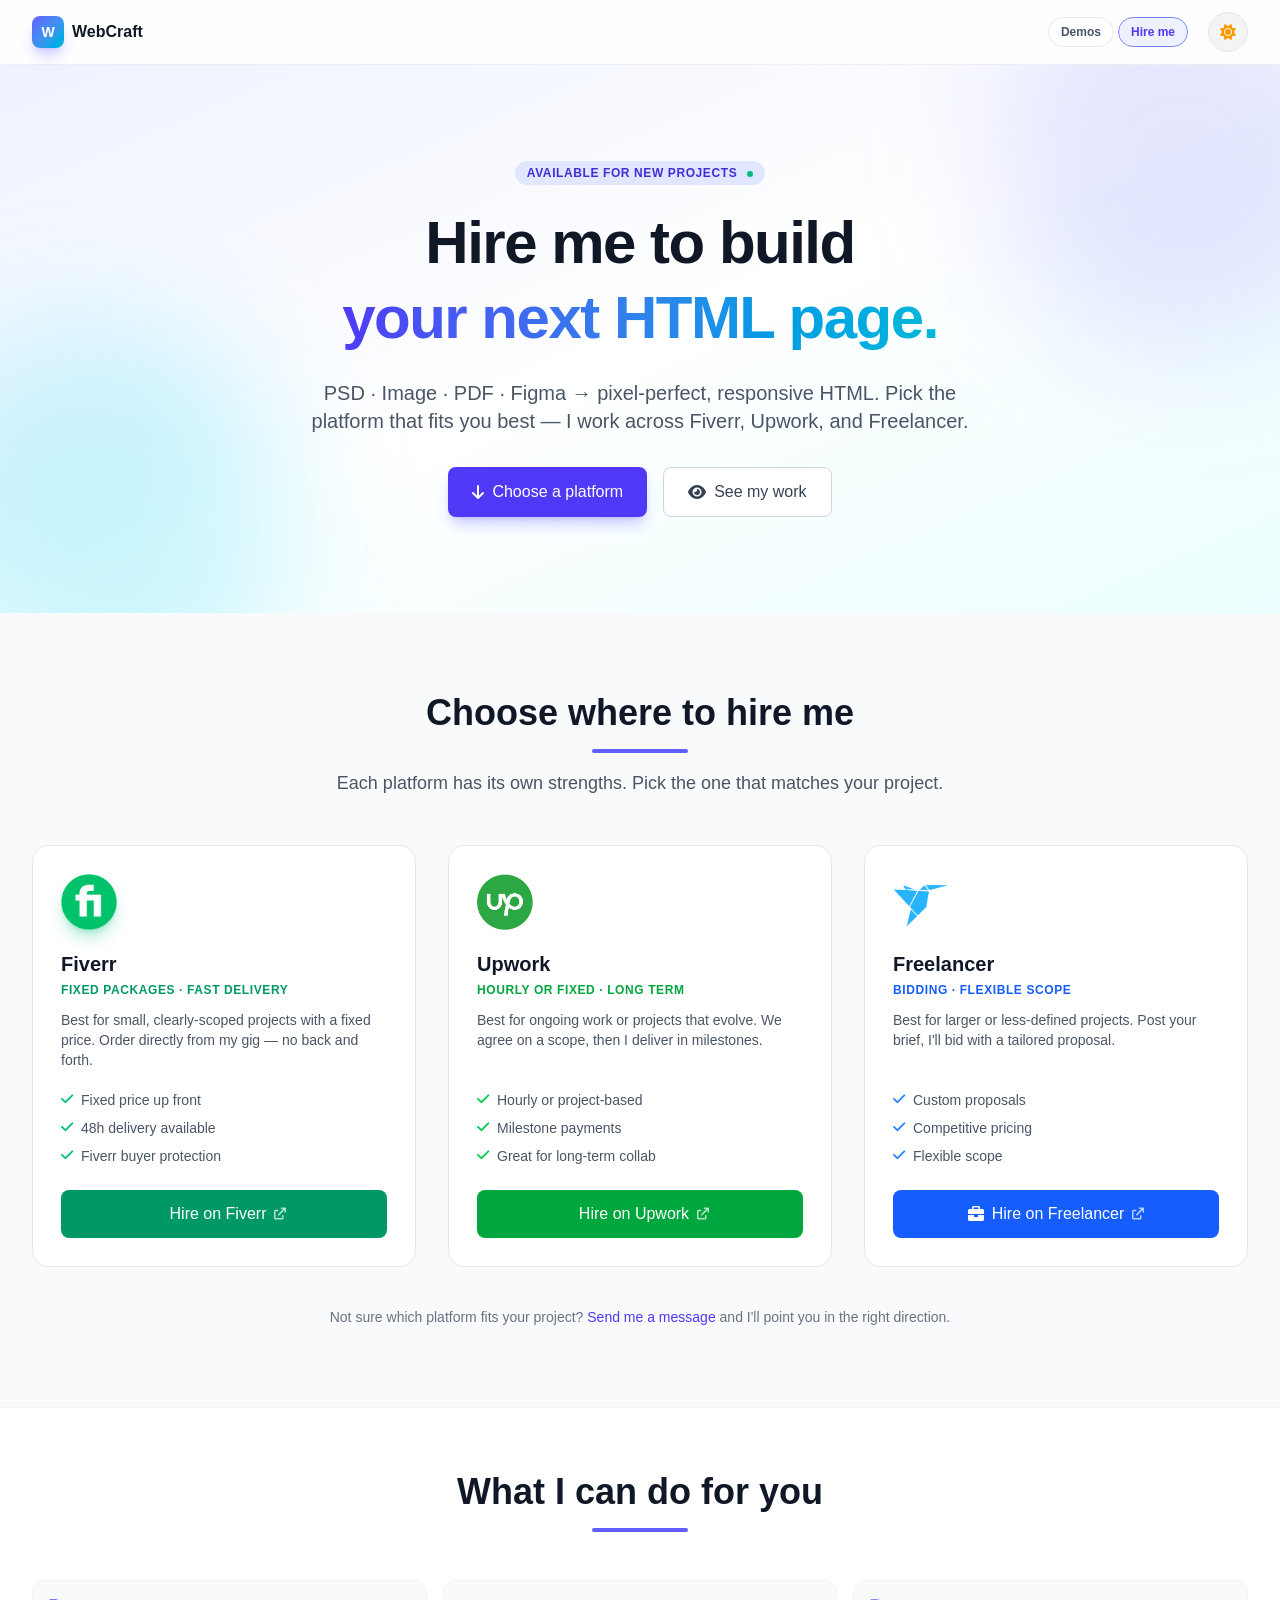
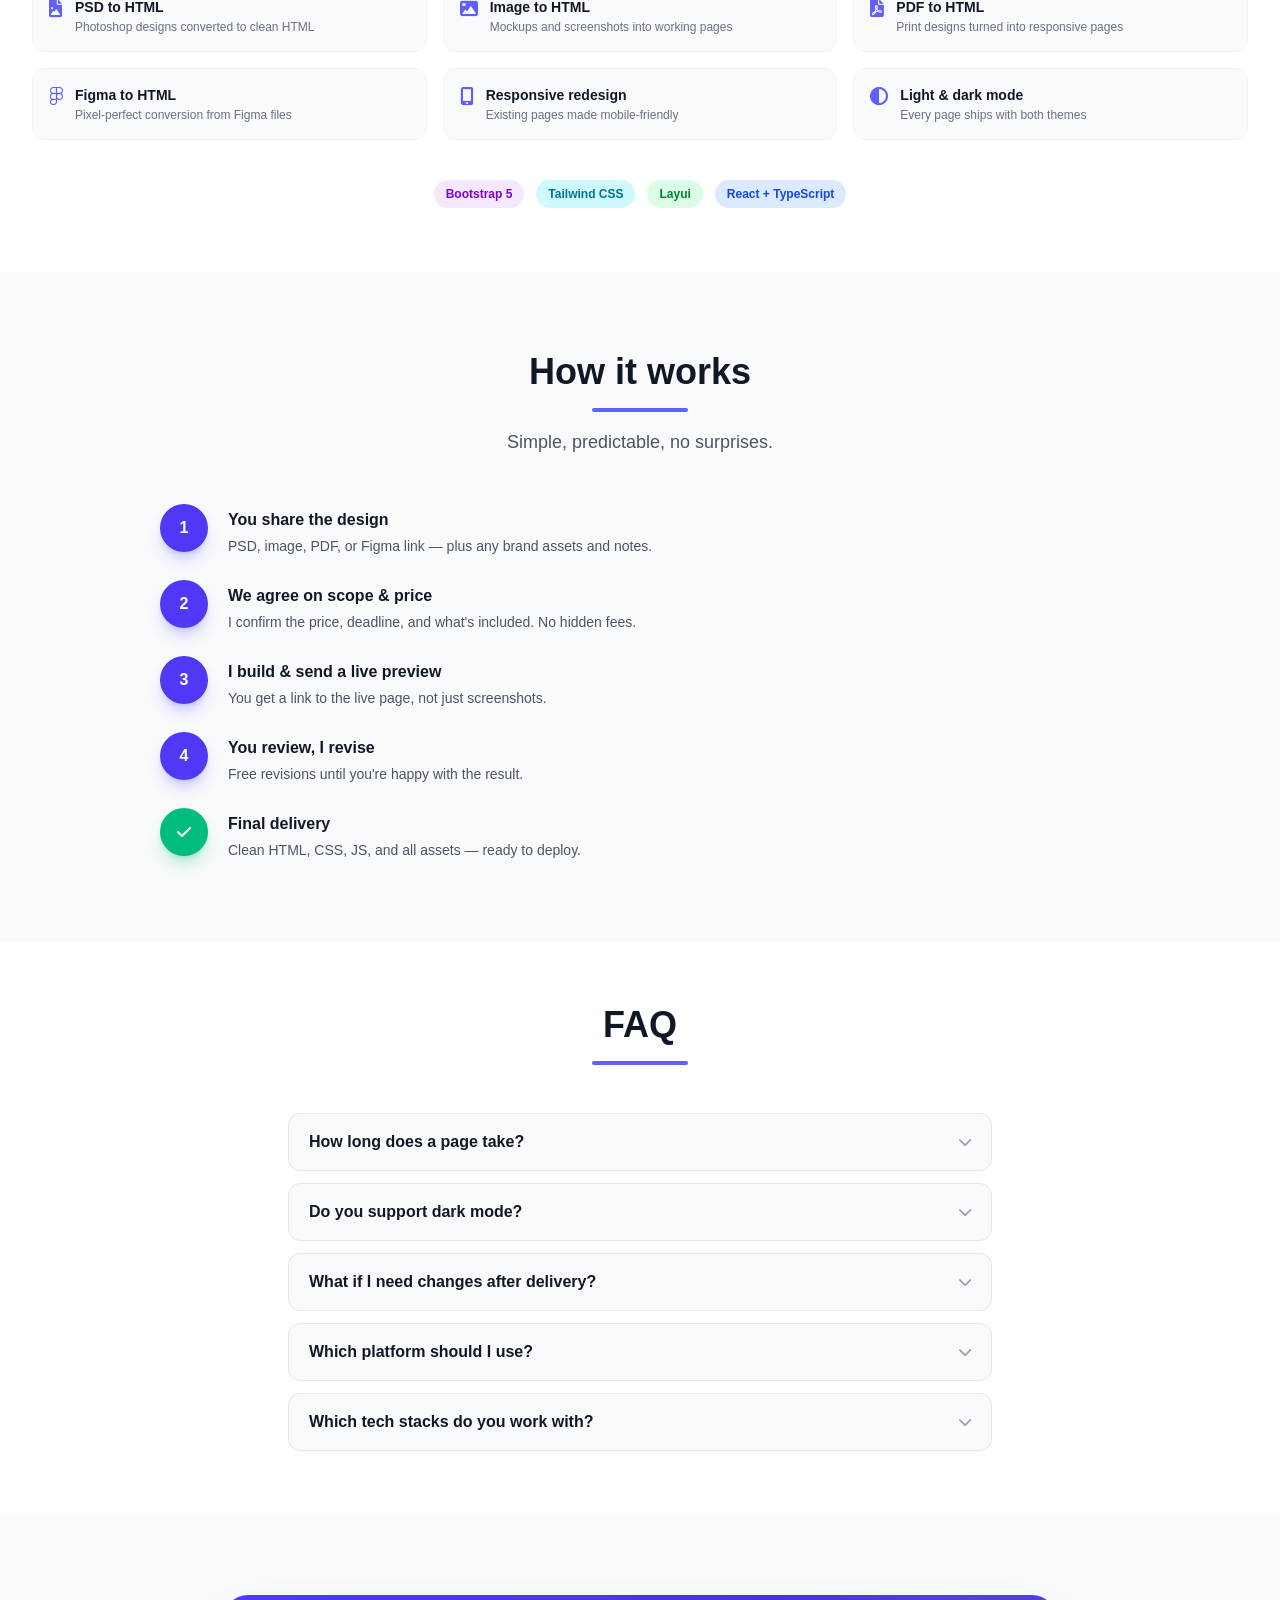
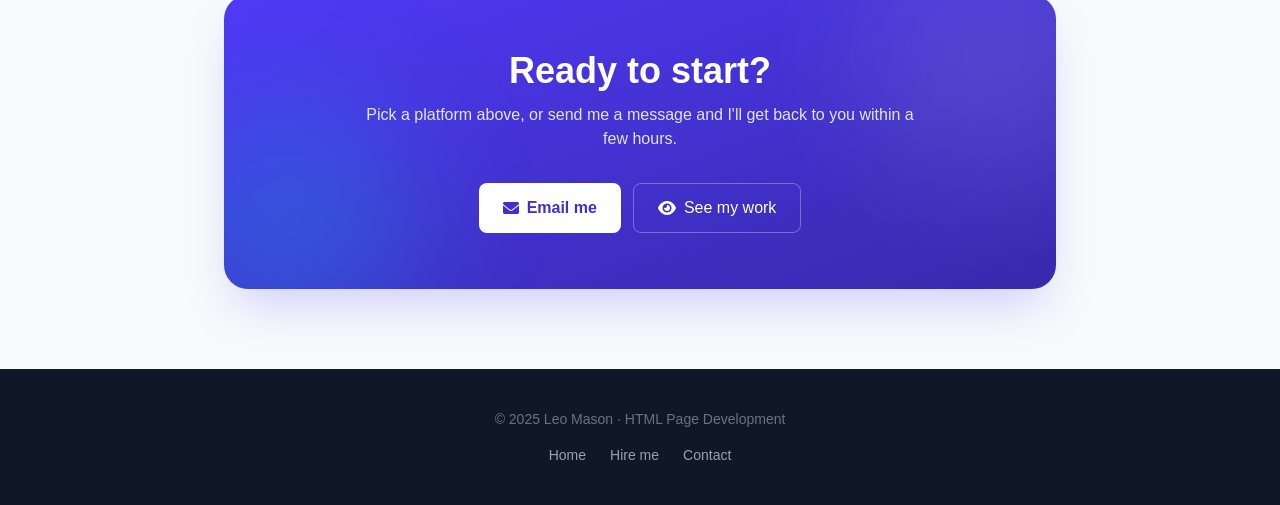
<file: hireme.html>
<!DOCTYPE html>
<html lang="en" class="scroll-smooth">
<head>
  <meta charset="UTF-8" />
  <meta name="viewport" content="width=device-width, initial-scale=1.0" />

  <!-- ========== SEO ========== -->
  <title>Hire Leo Mason — PSD to HTML, Figma to HTML Freelancer</title>
  <meta name="description" content="Hire Leo Mason for PSD, image, PDF, or Figma to responsive HTML conversion. Available on Fiverr, Upwork, and Freelancer. Light & dark mode included." />
  <meta name="keywords" content="hire html developer, freelance psd to html, figma to html freelancer, upwork html developer, fiverr psd to html, responsive html freelancer" />
  <meta name="author" content="Leo Mason" />
  <meta name="robots" content="index, follow" />
  <link rel="canonical" href="https://html.tomnut.com/hire.html" />

  <meta property="og:type" content="website" />
  <meta property="og:title" content="Hire Leo Mason — HTML Page Freelancer" />
  <meta property="og:description" content="PSD · Image · PDF · Figma → responsive HTML. Available on Fiverr, Upwork, and Freelancer." />
  <meta property="og:url" content="https://html.tomnut.com/hire.html" />
  <meta property="og:image" content="https://html.tomnut.com/og-image.png" />
  <meta property="og:site_name" content="Leo Mason · HTML Portfolio" />

  <meta name="twitter:card" content="summary_large_image" />
  <meta name="twitter:title" content="Hire Leo Mason — HTML Page Freelancer" />
  <meta name="twitter:description" content="PSD · Image · PDF · Figma → responsive HTML. Available on Fiverr, Upwork, and Freelancer." />
  <meta name="twitter:image" content="https://html.tomnut.com/og-image.png" />

  <meta name="theme-color" content="#4f46e5" media="(prefers-color-scheme: light)" />
  <meta name="theme-color" content="#020617" media="(prefers-color-scheme: dark)" />
  <link rel="icon" type="image/svg+xml" href="/favicon.svg" />
  <link rel="apple-touch-icon" href="/apple-touch-icon.png" />

  <!-- ========== 结构化数据 ========== -->
  <script type="application/ld+json">
  {
    "@context": "https://schema.org",
    "@type": "Person",
    "name": "Leo Mason",
    "jobTitle": "Frontend Developer",
    "url": "https://html.tomnut.com/hire.html",
    "image": "https://html.tomnut.com/og-image.png",
    "sameAs": [
      "https://www.fiverr.com/leo_mason",
      "https://www.upwork.com/freelancers/your_upwork_id",
      "https://www.freelancer.com/u/your_freelancer_id"
    ],
    "knowsAbout": ["HTML", "CSS", "Tailwind CSS", "Bootstrap", "Layui", "React", "TypeScript", "Responsive Design", "Dark Mode"]
  }
  </script>
  <link rel="stylesheet" href="https://cdnjs.cloudflare.com/ajax/libs/font-awesome/6.0.0-beta3/css/all.min.css" />
  <link rel="stylesheet" href="/static/css/tw.css">
</head>

<body class="bg-gray-50 dark:bg-slate-950 text-gray-800 dark:text-slate-200 font-sans antialiased transition-colors duration-300">

  <!-- ============ 顶部导航 ============ -->
  <header class="fixed top-0 inset-x-0 z-50 border-b border-gray-200/70 dark:border-slate-800/70 bg-white/80 dark:bg-slate-950/80 backdrop-blur-md">
    <div class="max-w-7xl mx-auto px-4 sm:px-6 lg:px-8">
      <div class="flex items-center justify-between h-16">

        <a href="/" class="flex items-center gap-2 group">
          <div class="w-8 h-8 rounded-lg bg-gradient-to-br from-indigo-500 to-cyan-500 flex items-center justify-center text-white text-sm font-bold shadow-lg shadow-indigo-500/30">
            W
          </div>
          <span class="font-bold text-gray-900 dark:text-white group-hover:text-indigo-600 dark:group-hover:text-indigo-400 transition">
            WebCraft
          </span>
        </a>

        <div class="flex items-center gap-2 sm:gap-3">
          <nav class="hidden md:flex items-center gap-1 mr-2">
            <a href="/#showcase" class="px-3 py-1.5 text-xs font-semibold rounded-full border border-gray-200 dark:border-slate-700 text-gray-600 dark:text-slate-300 hover:border-indigo-400 hover:text-indigo-600 dark:hover:text-indigo-400 transition">Demos</a>
            <a href="/hire.html" class="px-3 py-1.5 text-xs font-semibold rounded-full border border-indigo-400 bg-indigo-50 dark:bg-indigo-500/10 text-indigo-600 dark:text-indigo-400 transition">Hire me</a>
          </nav>

          <button
            id="themeToggle"
            type="button"
            aria-label="Toggle dark mode"
            class="relative w-10 h-10 rounded-full flex items-center justify-center
                   bg-gray-100 hover:bg-gray-200
                   dark:bg-slate-800 dark:hover:bg-slate-700
                   border border-gray-200 dark:border-slate-700
                   transition-colors duration-200 focus:outline-none focus:ring-2 focus:ring-indigo-500/50"
          >
            <i class="fas fa-sun text-amber-500 text-base transition-all duration-300 dark:opacity-0 dark:rotate-90 dark:scale-0 absolute"></i>
            <i class="fas fa-moon text-indigo-300 text-base opacity-0 -rotate-90 scale-0 transition-all duration-300 dark:opacity-100 dark:rotate-0 dark:scale-100 absolute"></i>
          </button>
        </div>
      </div>
    </div>
  </header>

  <main class="pt-16">

    <!-- ============ Hero ============ -->
    <section class="relative overflow-hidden">
      <div class="absolute inset-0 bg-gradient-to-br from-indigo-50 via-white to-cyan-50 dark:from-slate-950 dark:via-slate-900 dark:to-indigo-950/40"></div>
      <div class="absolute -top-24 -right-24 w-96 h-96 rounded-full bg-indigo-400/20 dark:bg-indigo-600/20 blur-3xl"></div>
      <div class="absolute -bottom-24 -left-24 w-96 h-96 rounded-full bg-cyan-400/20 dark:bg-cyan-600/20 blur-3xl"></div>

      <div class="relative max-w-7xl mx-auto px-4 sm:px-6 lg:px-8 py-20 md:py-24 text-center">
        <span class="inline-block px-3 py-1 text-xs font-semibold tracking-wider text-indigo-700 dark:text-indigo-300 bg-indigo-100 dark:bg-indigo-500/10 rounded-full mb-5">
          AVAILABLE FOR NEW PROJECTS
          <span class="inline-block w-1.5 h-1.5 rounded-full bg-emerald-500 animate-pulse ml-1.5 align-middle"></span>
        </span>

        <h1 class="text-4xl md:text-6xl font-extrabold tracking-tight text-gray-900 dark:text-white leading-tight">
          Hire me to build<br class="hidden sm:block" />
          <span class="bg-gradient-to-r from-indigo-600 to-cyan-500 dark:from-indigo-400 dark:to-cyan-400 bg-clip-text text-transparent">
            your next HTML page.
          </span>
        </h1>

        <p class="mt-6 text-lg md:text-xl text-gray-600 dark:text-slate-400 max-w-2xl mx-auto">
          PSD · Image · PDF · Figma → pixel-perfect, responsive HTML.
          Pick the platform that fits you best — I work across Fiverr, Upwork, and Freelancer.
        </p>

        <div class="mt-8 flex flex-wrap justify-center gap-4">
          <a href="#platforms" class="inline-flex items-center px-6 py-3 rounded-lg text-white bg-indigo-600 hover:bg-indigo-700 font-medium shadow-lg shadow-indigo-500/30 transition">
            <i class="fas fa-arrow-down mr-2"></i> Choose a platform
          </a>
          <a href="/#showcase" class="inline-flex items-center px-6 py-3 rounded-lg border border-gray-300 dark:border-slate-700 text-gray-700 dark:text-slate-200 bg-white dark:bg-slate-900 hover:bg-gray-50 dark:hover:bg-slate-800 font-medium transition">
            <i class="fas fa-eye mr-2"></i> See my work
          </a>
        </div>
      </div>
    </section>

    <!-- ============ 平台选择区 ============ -->
    <section id="platforms" class="py-16 md:py-20">
      <div class="max-w-7xl mx-auto px-4 sm:px-6 lg:px-8">

        <div class="text-center mb-12">
          <h2 class="text-3xl md:text-4xl font-bold text-gray-900 dark:text-white">Choose where to hire me</h2>
          <div class="w-24 h-1 bg-indigo-500 mx-auto mt-4 rounded-full"></div>
          <p class="mt-4 text-lg text-gray-600 dark:text-slate-400 max-w-2xl mx-auto">
            Each platform has its own strengths. Pick the one that matches your project.
          </p>
        </div>

        <div class="grid grid-cols-1 md:grid-cols-3 gap-6 lg:gap-8">

          <!-- Fiverr -->
          <div class="group bg-white dark:bg-slate-900 rounded-2xl border border-gray-200 dark:border-slate-800 p-7 flex flex-col hover:border-emerald-400 dark:hover:border-emerald-600 hover:shadow-xl hover:shadow-emerald-500/10 transition-all duration-300">
            <div class="w-14 h-14 rounded-full flex items-center justify-center text-white text-2xl mb-5 shadow-lg shadow-emerald-500/30">
              <img src="/static/imgs/fiverr.png" alt="firverr">
            </div>
            <h3 class="text-xl font-bold text-gray-900 dark:text-white mb-1">Fiverr</h3>
            <p class="text-xs uppercase tracking-wider text-emerald-600 dark:text-emerald-400 font-semibold mb-3">Fixed packages · Fast delivery</p>
            <p class="text-sm text-gray-600 dark:text-slate-400 mb-5 flex-1">
              Best for small, clearly-scoped projects with a fixed price. Order directly from my gig — no back and forth.
            </p>
            <ul class="space-y-2 text-sm text-gray-600 dark:text-slate-400 mb-6">
              <li class="flex items-start gap-2"><i class="fas fa-check text-emerald-500 mt-0.5"></i> Fixed price up front</li>
              <li class="flex items-start gap-2"><i class="fas fa-check text-emerald-500 mt-0.5"></i> 48h delivery available</li>
              <li class="flex items-start gap-2"><i class="fas fa-check text-emerald-500 mt-0.5"></i> Fiverr buyer protection</li>
            </ul>
            <a href="https://www.fiverr.com/s/qbD0zql" target="_blank" rel="noopener"
               class="inline-flex items-center justify-center gap-2 px-5 py-3 rounded-lg bg-emerald-600 hover:bg-emerald-700 text-white font-medium transition">
              <i class="fab fa-fiverr"></i> Hire on Fiverr
              <i class="fas fa-arrow-up-right-from-square text-xs opacity-70"></i>
            </a>
          </div>

          <!-- Upwork -->
          <div class="group bg-white dark:bg-slate-900 rounded-2xl border border-gray-200 dark:border-slate-800 p-7 flex flex-col hover:border-green-400 dark:hover:border-green-600 hover:shadow-xl hover:shadow-green-500/10 transition-all duration-300">
            <div class="w-14 h-14 rounded-full flex items-center justify-center text-white text-2xl mb-5">
              <img src="/static/imgs/upwork.png" alt="Upwork">
            </div>
            <h3 class="text-xl font-bold text-gray-900 dark:text-white mb-1">Upwork</h3>
            <p class="text-xs uppercase tracking-wider text-green-600 dark:text-green-400 font-semibold mb-3">Hourly or fixed · Long term</p>
            <p class="text-sm text-gray-600 dark:text-slate-400 mb-5 flex-1">
              Best for ongoing work or projects that evolve. We agree on a scope, then I deliver in milestones.
            </p>
            <ul class="space-y-2 text-sm text-gray-600 dark:text-slate-400 mb-6">
              <li class="flex items-start gap-2"><i class="fas fa-check text-green-500 mt-0.5"></i> Hourly or project-based</li>
              <li class="flex items-start gap-2"><i class="fas fa-check text-green-500 mt-0.5"></i> Milestone payments</li>
              <li class="flex items-start gap-2"><i class="fas fa-check text-green-500 mt-0.5"></i> Great for long-term collab</li>
            </ul>
            <a href="https://www.upwork.com/freelancers/your_upwork_id" target="_blank" rel="noopener"
               class="inline-flex items-center justify-center gap-2 px-5 py-3 rounded-lg bg-green-600 hover:bg-green-700 text-white font-medium transition">
              <i class="fab fa-upwork"></i> Hire on Upwork
              <i class="fas fa-arrow-up-right-from-square text-xs opacity-70"></i>
            </a>
          </div>

          <!-- Freelancer -->
          <div class="group bg-white dark:bg-slate-900 rounded-2xl border border-gray-200 dark:border-slate-800 p-7 flex flex-col hover:border-blue-400 dark:hover:border-blue-600 hover:shadow-xl hover:shadow-blue-500/10 transition-all duration-300">
            <div class="w-14 h-14 rounded-full flex items-center justify-center text-white text-2xl mb-5">
              <img src="/static/imgs/freelancer.png" alt="Freelancer">
            </div>
            <h3 class="text-xl font-bold text-gray-900 dark:text-white mb-1">Freelancer</h3>
            <p class="text-xs uppercase tracking-wider text-blue-600 dark:text-blue-400 font-semibold mb-3">Bidding · Flexible scope</p>
            <p class="text-sm text-gray-600 dark:text-slate-400 mb-5 flex-1">
              Best for larger or less-defined projects. Post your brief, I'll bid with a tailored proposal.
            </p>
            <ul class="space-y-2 text-sm text-gray-600 dark:text-slate-400 mb-6">
              <li class="flex items-start gap-2"><i class="fas fa-check text-blue-500 mt-0.5"></i> Custom proposals</li>
              <li class="flex items-start gap-2"><i class="fas fa-check text-blue-500 mt-0.5"></i> Competitive pricing</li>
              <li class="flex items-start gap-2"><i class="fas fa-check text-blue-500 mt-0.5"></i> Flexible scope</li>
            </ul>
            <a href="https://www.freelancer.com/u/your_freelancer_id" target="_blank" rel="noopener"
               class="inline-flex items-center justify-center gap-2 px-5 py-3 rounded-lg bg-blue-600 hover:bg-blue-700 text-white font-medium transition">
              <i class="fas fa-briefcase"></i> Hire on Freelancer
              <i class="fas fa-arrow-up-right-from-square text-xs opacity-70"></i>
            </a>
          </div>
        </div>

        <!-- 不确定选哪个？ -->
        <div class="mt-10 text-center">
          <p class="text-sm text-gray-500 dark:text-slate-400">
            Not sure which platform fits your project?
            <a href="mailto:tomnutx@outlook.com" class="text-indigo-600 dark:text-indigo-400 font-medium hover:underline">
              Send me a message
            </a>
            and I'll point you in the right direction.
          </p>
        </div>
      </div>
    </section>

    <!-- ============ 服务清单 ============ -->
    <section class="py-16 bg-white dark:bg-slate-950 border-t border-gray-100 dark:border-slate-800/70">
      <div class="max-w-7xl mx-auto px-4 sm:px-6 lg:px-8">
        <div class="text-center mb-12">
          <h2 class="text-3xl md:text-4xl font-bold text-gray-900 dark:text-white">What I can do for you</h2>
          <div class="w-24 h-1 bg-indigo-500 mx-auto mt-4 rounded-full"></div>
        </div>

        <div class="grid grid-cols-1 sm:grid-cols-2 lg:grid-cols-3 gap-4">
          <div class="flex items-start gap-3 p-4 rounded-xl bg-gray-50 dark:bg-slate-900 border border-gray-100 dark:border-slate-800">
            <i class="fas fa-file-image text-indigo-500 text-lg mt-0.5"></i>
            <div>
              <p class="font-semibold text-gray-900 dark:text-white text-sm">PSD to HTML</p>
              <p class="text-xs text-gray-500 dark:text-slate-400 mt-0.5">Photoshop designs converted to clean HTML</p>
            </div>
          </div>

          <div class="flex items-start gap-3 p-4 rounded-xl bg-gray-50 dark:bg-slate-900 border border-gray-100 dark:border-slate-800">
            <i class="fas fa-image text-indigo-500 text-lg mt-0.5"></i>
            <div>
              <p class="font-semibold text-gray-900 dark:text-white text-sm">Image to HTML</p>
              <p class="text-xs text-gray-500 dark:text-slate-400 mt-0.5">Mockups and screenshots into working pages</p>
            </div>
          </div>

          <div class="flex items-start gap-3 p-4 rounded-xl bg-gray-50 dark:bg-slate-900 border border-gray-100 dark:border-slate-800">
            <i class="fas fa-file-pdf text-indigo-500 text-lg mt-0.5"></i>
            <div>
              <p class="font-semibold text-gray-900 dark:text-white text-sm">PDF to HTML</p>
              <p class="text-xs text-gray-500 dark:text-slate-400 mt-0.5">Print designs turned into responsive pages</p>
            </div>
          </div>

          <div class="flex items-start gap-3 p-4 rounded-xl bg-gray-50 dark:bg-slate-900 border border-gray-100 dark:border-slate-800">
            <i class="fab fa-figma text-indigo-500 text-lg mt-0.5"></i>
            <div>
              <p class="font-semibold text-gray-900 dark:text-white text-sm">Figma to HTML</p>
              <p class="text-xs text-gray-500 dark:text-slate-400 mt-0.5">Pixel-perfect conversion from Figma files</p>
            </div>
          </div>

          <div class="flex items-start gap-3 p-4 rounded-xl bg-gray-50 dark:bg-slate-900 border border-gray-100 dark:border-slate-800">
            <i class="fas fa-mobile-alt text-indigo-500 text-lg mt-0.5"></i>
            <div>
              <p class="font-semibold text-gray-900 dark:text-white text-sm">Responsive redesign</p>
              <p class="text-xs text-gray-500 dark:text-slate-400 mt-0.5">Existing pages made mobile-friendly</p>
            </div>
          </div>

          <div class="flex items-start gap-3 p-4 rounded-xl bg-gray-50 dark:bg-slate-900 border border-gray-100 dark:border-slate-800">
            <i class="fas fa-circle-half-stroke text-indigo-500 text-lg mt-0.5"></i>
            <div>
              <p class="font-semibold text-gray-900 dark:text-white text-sm">Light &amp; dark mode</p>
              <p class="text-xs text-gray-500 dark:text-slate-400 mt-0.5">Every page ships with both themes</p>
            </div>
          </div>
        </div>

        <!-- 技术栈标签行 -->
        <div class="mt-10 flex flex-wrap items-center justify-center gap-3">
          <span class="px-3 py-1.5 text-xs font-semibold rounded-full bg-purple-100 dark:bg-purple-500/20 text-purple-700 dark:text-purple-300">Bootstrap 5</span>
          <span class="px-3 py-1.5 text-xs font-semibold rounded-full bg-cyan-100 dark:bg-cyan-500/20 text-cyan-700 dark:text-cyan-300">Tailwind CSS</span>
          <span class="px-3 py-1.5 text-xs font-semibold rounded-full bg-green-100 dark:bg-green-500/20 text-green-700 dark:text-green-300">Layui</span>
          <span class="px-3 py-1.5 text-xs font-semibold rounded-full bg-blue-100 dark:bg-blue-500/20 text-blue-700 dark:text-blue-300">React + TypeScript</span>
        </div>
      </div>
    </section>

    <!-- ============ 工作流程 ============ -->
    <section class="py-16 md:py-20">
      <div class="max-w-5xl mx-auto px-4 sm:px-6 lg:px-8">
        <div class="text-center mb-12">
          <h2 class="text-3xl md:text-4xl font-bold text-gray-900 dark:text-white">How it works</h2>
          <div class="w-24 h-1 bg-indigo-500 mx-auto mt-4 rounded-full"></div>
          <p class="mt-4 text-lg text-gray-600 dark:text-slate-400">Simple, predictable, no surprises.</p>
        </div>

        <ol class="relative space-y-6 before:absolute before:left-6 before:top-2 before:bottom-2 before:w-px before:bg-gray-200 dark:before:bg-slate-800">
          <li class="relative flex gap-5">
            <div class="shrink-0 w-12 h-12 rounded-full bg-indigo-600 text-white font-bold flex items-center justify-center shadow-lg shadow-indigo-500/30 z-10">1</div>
            <div class="pt-1">
              <h3 class="font-semibold text-gray-900 dark:text-white">You share the design</h3>
              <p class="text-sm text-gray-600 dark:text-slate-400 mt-1">PSD, image, PDF, or Figma link — plus any brand assets and notes.</p>
            </div>
          </li>

          <li class="relative flex gap-5">
            <div class="shrink-0 w-12 h-12 rounded-full bg-indigo-600 text-white font-bold flex items-center justify-center shadow-lg shadow-indigo-500/30 z-10">2</div>
            <div class="pt-1">
              <h3 class="font-semibold text-gray-900 dark:text-white">We agree on scope &amp; price</h3>
              <p class="text-sm text-gray-600 dark:text-slate-400 mt-1">I confirm the price, deadline, and what's included. No hidden fees.</p>
            </div>
          </li>

          <li class="relative flex gap-5">
            <div class="shrink-0 w-12 h-12 rounded-full bg-indigo-600 text-white font-bold flex items-center justify-center shadow-lg shadow-indigo-500/30 z-10">3</div>
            <div class="pt-1">
              <h3 class="font-semibold text-gray-900 dark:text-white">I build &amp; send a live preview</h3>
              <p class="text-sm text-gray-600 dark:text-slate-400 mt-1">You get a link to the live page, not just screenshots.</p>
            </div>
          </li>

          <li class="relative flex gap-5">
            <div class="shrink-0 w-12 h-12 rounded-full bg-indigo-600 text-white font-bold flex items-center justify-center shadow-lg shadow-indigo-500/30 z-10">4</div>
            <div class="pt-1">
              <h3 class="font-semibold text-gray-900 dark:text-white">You review, I revise</h3>
              <p class="text-sm text-gray-600 dark:text-slate-400 mt-1">Free revisions until you're happy with the result.</p>
            </div>
          </li>

          <li class="relative flex gap-5">
            <div class="shrink-0 w-12 h-12 rounded-full bg-emerald-500 text-white font-bold flex items-center justify-center shadow-lg shadow-emerald-500/30 z-10">
              <i class="fas fa-check"></i>
            </div>
            <div class="pt-1">
              <h3 class="font-semibold text-gray-900 dark:text-white">Final delivery</h3>
              <p class="text-sm text-gray-600 dark:text-slate-400 mt-1">Clean HTML, CSS, JS, and all assets — ready to deploy.</p>
            </div>
          </li>
        </ol>
      </div>
    </section>

    <!-- ============ FAQ ============ -->
    <section class="py-16 bg-white dark:bg-slate-950 border-t border-gray-100 dark:border-slate-800/70">
      <div class="max-w-3xl mx-auto px-4 sm:px-6 lg:px-8">
        <div class="text-center mb-12">
          <h2 class="text-3xl md:text-4xl font-bold text-gray-900 dark:text-white">FAQ</h2>
          <div class="w-24 h-1 bg-indigo-500 mx-auto mt-4 rounded-full"></div>
        </div>

        <div class="space-y-3">
          <details class="group bg-gray-50 dark:bg-slate-900 rounded-xl border border-gray-200 dark:border-slate-800 overflow-hidden">
            <summary class="flex items-center justify-between gap-4 cursor-pointer px-5 py-4 font-semibold text-gray-900 dark:text-white hover:bg-gray-100 dark:hover:bg-slate-800 transition">
              How long does a page take?
              <i class="fas fa-chevron-down text-sm text-gray-400 group-open:rotate-180 transition-transform"></i>
            </summary>
            <div class="px-5 pb-4 text-sm text-gray-600 dark:text-slate-400">
              Most single pages are delivered within 48 hours. Larger projects are split into milestones so you see progress early.
            </div>
          </details>

          <details class="group bg-gray-50 dark:bg-slate-900 rounded-xl border border-gray-200 dark:border-slate-800 overflow-hidden">
            <summary class="flex items-center justify-between gap-4 cursor-pointer px-5 py-4 font-semibold text-gray-900 dark:text-white hover:bg-gray-100 dark:hover:bg-slate-800 transition">
              Do you support dark mode?
              <i class="fas fa-chevron-down text-sm text-gray-400 group-open:rotate-180 transition-transform"></i>
            </summary>
            <div class="px-5 pb-4 text-sm text-gray-600 dark:text-slate-400">
              Yes — every page I build ships with both light and dark themes. A theme toggle is included, and the user's choice is remembered.
            </div>
          </details>

          <details class="group bg-gray-50 dark:bg-slate-900 rounded-xl border border-gray-200 dark:border-slate-800 overflow-hidden">
            <summary class="flex items-center justify-between gap-4 cursor-pointer px-5 py-4 font-semibold text-gray-900 dark:text-white hover:bg-gray-100 dark:hover:bg-slate-800 transition">
              What if I need changes after delivery?
              <i class="fas fa-chevron-down text-sm text-gray-400 group-open:rotate-180 transition-transform"></i>
            </summary>
            <div class="px-5 pb-4 text-sm text-gray-600 dark:text-slate-400">
              Minor revisions are free for 7 days after delivery. Bigger changes are quoted separately — always confirmed before I start.
            </div>
          </details>

          <details class="group bg-gray-50 dark:bg-slate-900 rounded-xl border border-gray-200 dark:border-slate-800 overflow-hidden">
            <summary class="flex items-center justify-between gap-4 cursor-pointer px-5 py-4 font-semibold text-gray-900 dark:text-white hover:bg-gray-100 dark:hover:bg-slate-800 transition">
              Which platform should I use?
              <i class="fas fa-chevron-down text-sm text-gray-400 group-open:rotate-180 transition-transform"></i>
            </summary>
            <div class="px-5 pb-4 text-sm text-gray-600 dark:text-slate-400">
              Fiverr for fixed-scope, quick projects. Upwork for ongoing work or hourly contracts. Freelancer for larger or less-defined projects where you want competing bids.
            </div>
          </details>

          <details class="group bg-gray-50 dark:bg-slate-900 rounded-xl border border-gray-200 dark:border-slate-800 overflow-hidden">
            <summary class="flex items-center justify-between gap-4 cursor-pointer px-5 py-4 font-semibold text-gray-900 dark:text-white hover:bg-gray-100 dark:hover:bg-slate-800 transition">
              Which tech stacks do you work with?
              <i class="fas fa-chevron-down text-sm text-gray-400 group-open:rotate-180 transition-transform"></i>
            </summary>
            <div class="px-5 pb-4 text-sm text-gray-600 dark:text-slate-400">
              Plain HTML/CSS, Bootstrap 5, Tailwind CSS, Layui, and React + TypeScript. If you need a specific stack, just ask.
            </div>
          </details>
        </div>
      </div>
    </section>

    <!-- ============ 底部 CTA ============ -->
    <section class="py-16 md:py-20">
      <div class="max-w-4xl mx-auto px-4 sm:px-6 lg:px-8">
        <div class="relative overflow-hidden rounded-3xl bg-gradient-to-br from-indigo-600 to-indigo-800 dark:from-indigo-700 dark:to-indigo-950 p-10 md:p-14 text-center text-white shadow-2xl shadow-indigo-500/30">
          <div class="absolute -top-16 -right-16 w-64 h-64 rounded-full bg-white/10 blur-3xl"></div>
          <div class="absolute -bottom-16 -left-16 w-64 h-64 rounded-full bg-cyan-400/20 blur-3xl"></div>

          <div class="relative">
            <h2 class="text-3xl md:text-4xl font-bold mb-3">Ready to start?</h2>
            <p class="text-indigo-100 mb-8 max-w-xl mx-auto">
              Pick a platform above, or send me a message and I'll get back to you within a few hours.
            </p>
            <div class="flex flex-wrap justify-center gap-3">
              <a href="mailto:hello@tomnut.com" class="inline-flex items-center gap-2 px-6 py-3 rounded-lg bg-white text-indigo-700 hover:bg-indigo-50 font-semibold transition">
                <i class="fas fa-envelope"></i> Email me
              </a>
              <a href="/#showcase" class="inline-flex items-center gap-2 px-6 py-3 rounded-lg border border-white/30 text-white hover:bg-white/10 font-medium transition">
                <i class="fas fa-eye"></i> See my work
              </a>
            </div>
          </div>
        </div>
      </div>
    </section>

    <!-- ============ 页脚 ============ -->
    <footer class="bg-gray-900 dark:bg-black text-white py-10">
      <div class="max-w-7xl mx-auto px-4 sm:px-6 lg:px-8 text-center">
        <p class="text-gray-500 text-sm">© 2025 Leo Mason · HTML Page Development</p>
        <div class="mt-4 flex justify-center gap-6 text-sm">
          <a href="/" class="text-gray-400 hover:text-white transition">Home</a>
          <a href="/hire.html" class="text-gray-400 hover:text-white transition">Hire me</a>
          <a href="mailto:hello@tomnut.com" class="text-gray-400 hover:text-white transition">Contact</a>
        </div>
      </div>
    </footer>
  </main>
  <script>
    const themeToggle = document.getElementById('themeToggle');
    const rootEl = document.documentElement;

    themeToggle.addEventListener('click', () => {
      const isDark = rootEl.classList.toggle('dark');
      localStorage.setItem('theme', isDark ? 'dark' : 'light');
    });
  </script>

</body>
</html>
</file>
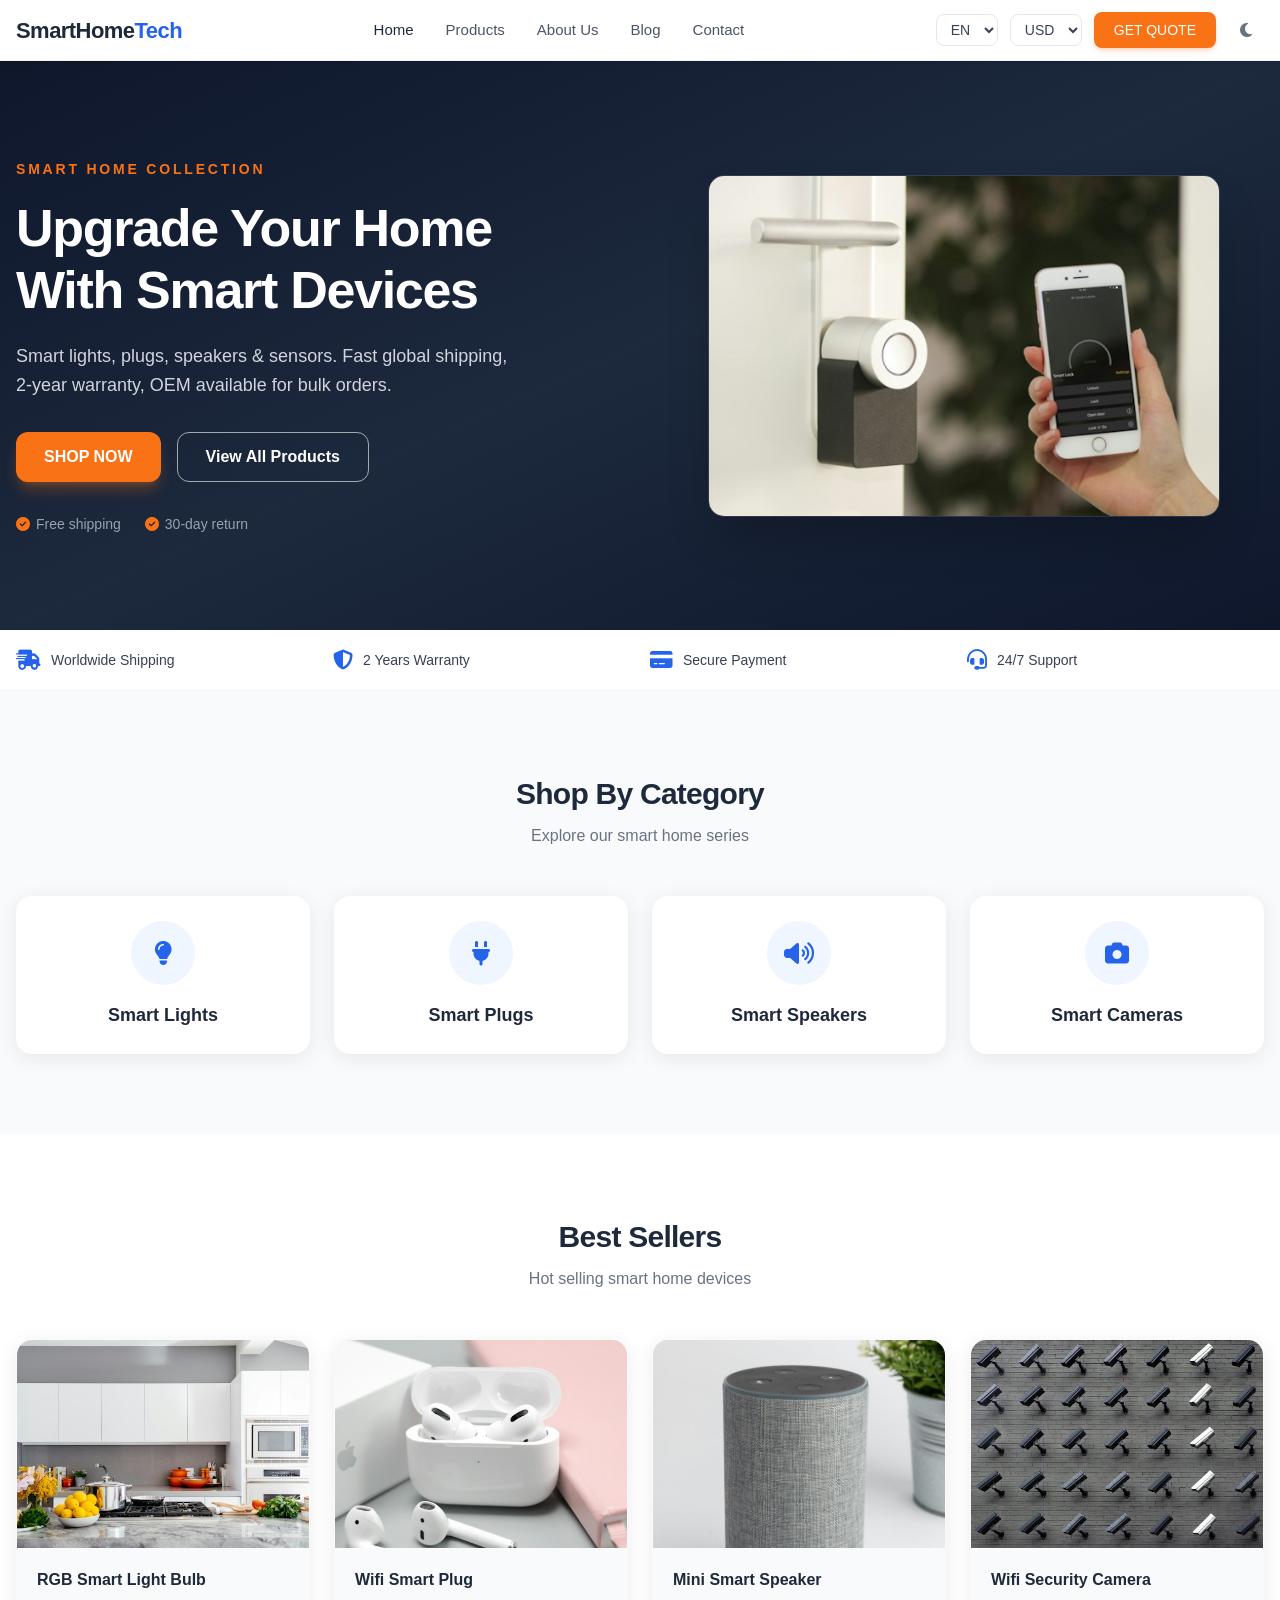
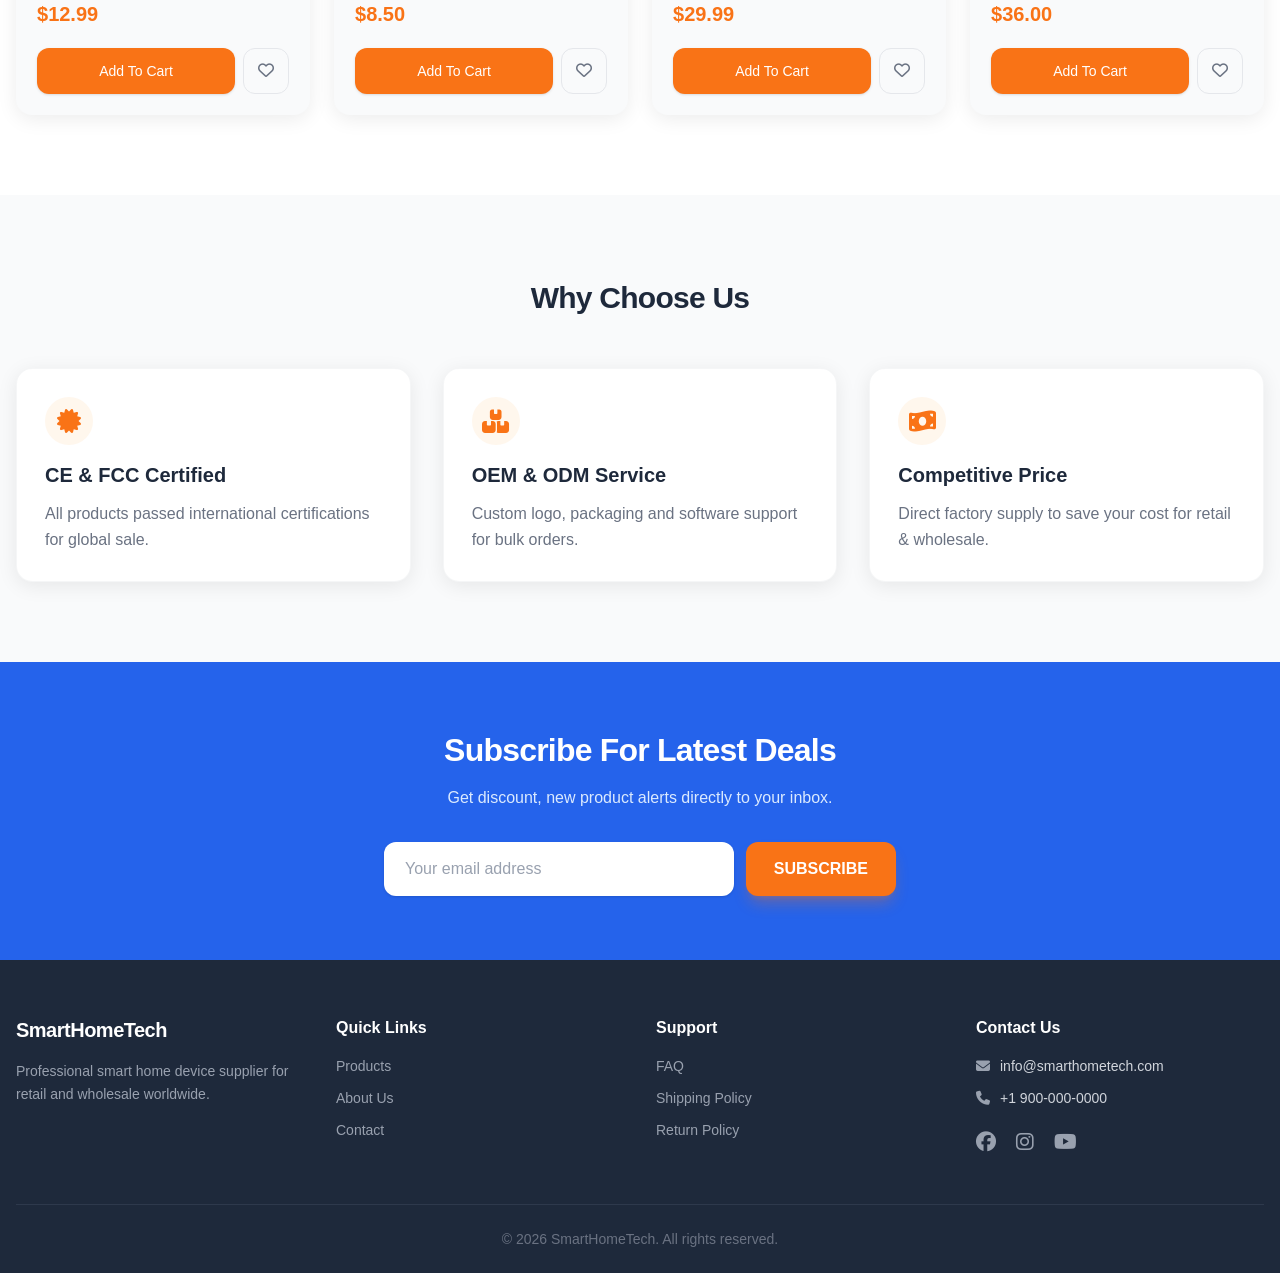
<file: react.html>
<!DOCTYPE html>
<html lang="en" data-theme="light">
  <head>
    <meta charset="UTF-8" />
    <meta name="viewport" content="width=device-width, initial-scale=1.0" />
    <title>SmartHome Tech | Smart Home Devices Wholesale & Retail</title>
    <link
      rel="stylesheet"
      href="https://cdnjs.cloudflare.com/ajax/libs/font-awesome/6.4.0/css/all.min.css"
    />
    <link
      href="https://fonts.googleapis.com/css2?family=Inter:wght@400;500;600;700;800&display=swap"
      rel="stylesheet"
    />
    <script type="module" crossorigin src="/static/js/index-BuDEoXP3.js"></script>
    <link rel="stylesheet" crossorigin href="/static/css/index-Chu4S2TK.css">
  </head>
  <body>
    <div id="root"></div>
  </body>
</html>
</file>
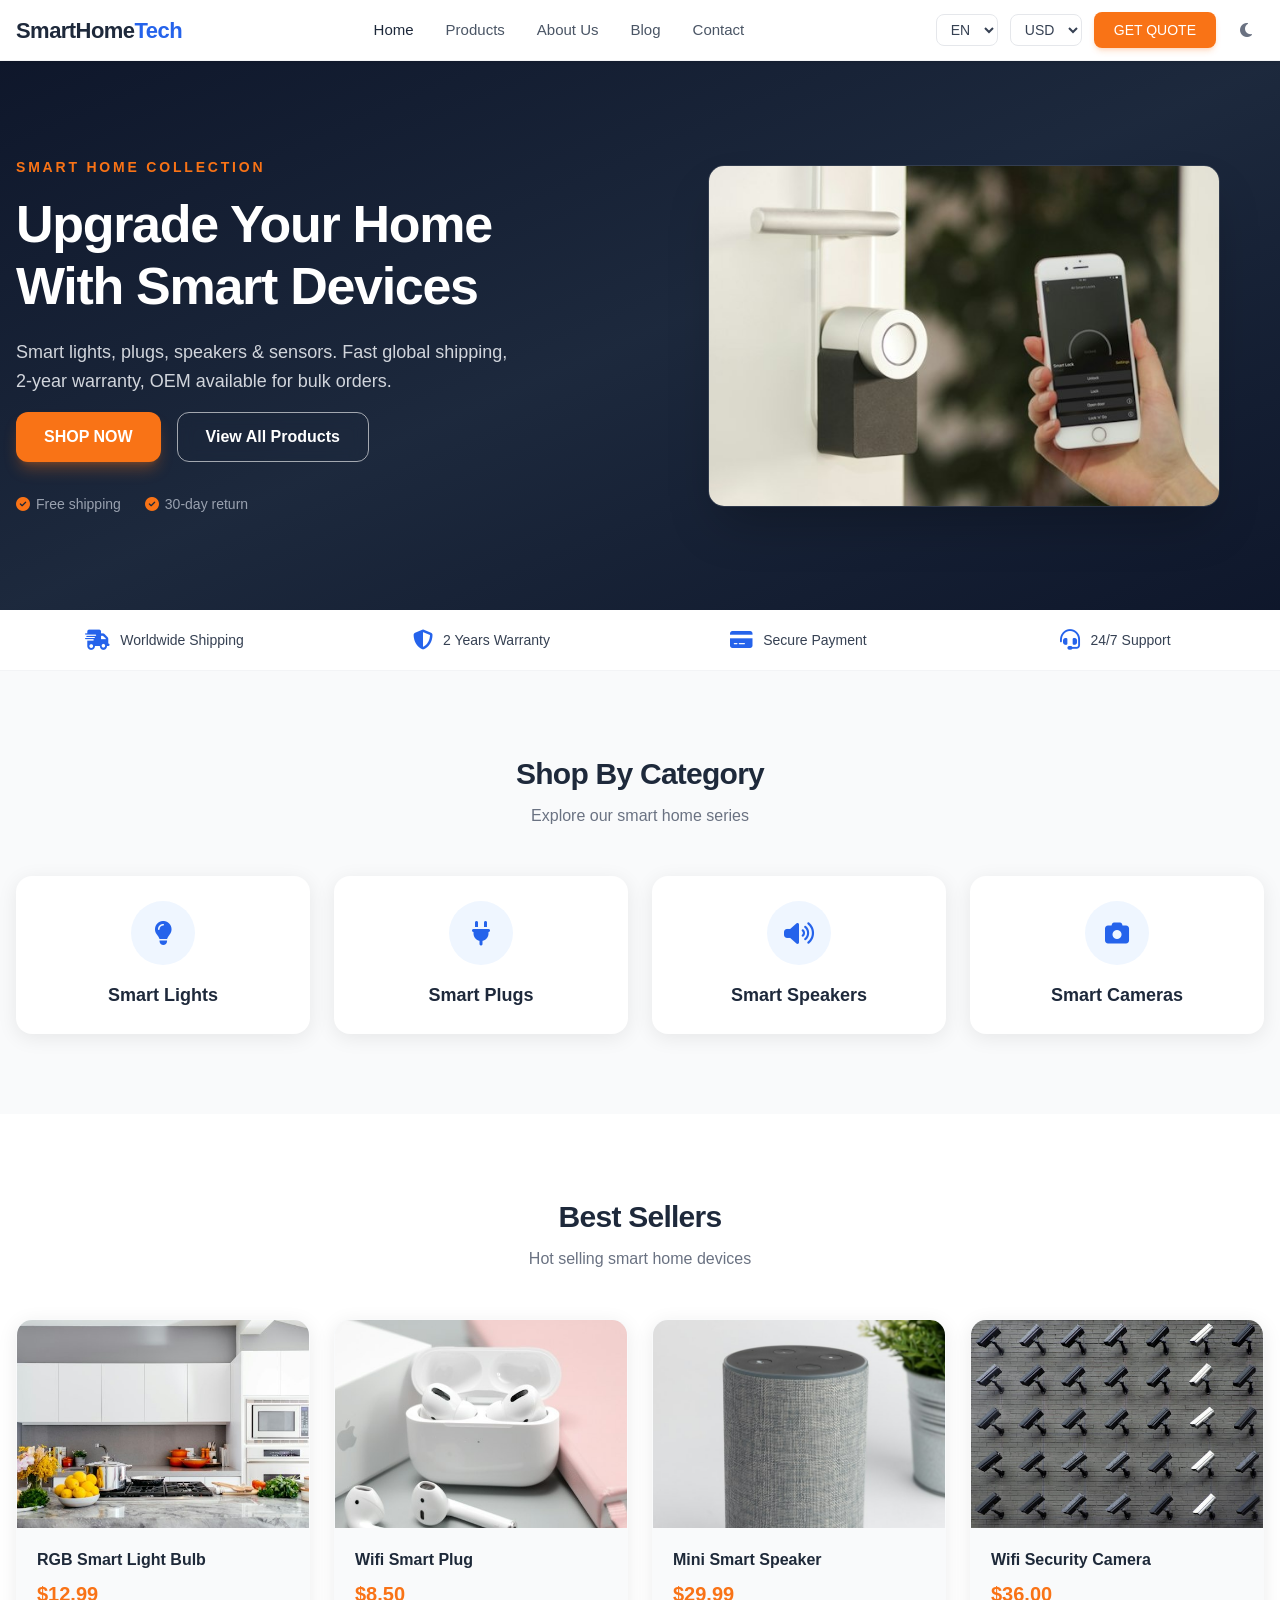
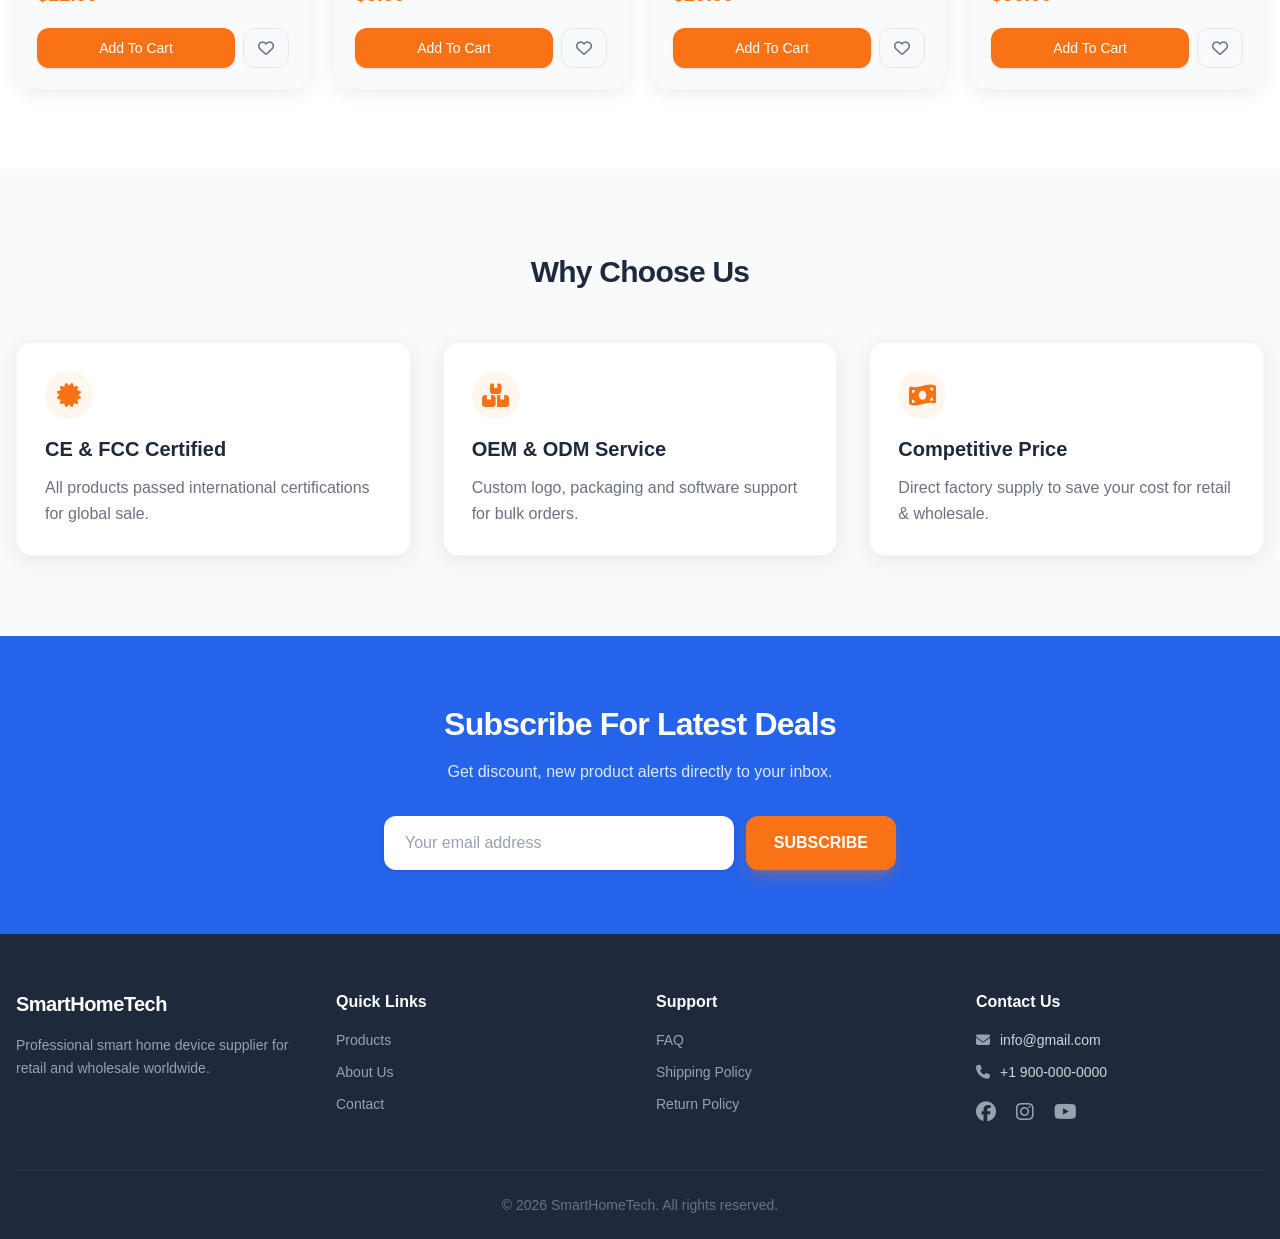
<file: tailwind.html>
<head>
  <meta charset="UTF-8">
  <meta name="viewport" content="width=device-width, initial-scale=1.0">
  <title>SmartHome Tech | Smart Home Devices Wholesale & Retail</title>
  <link rel="stylesheet" href="https://cdnjs.cloudflare.com/ajax/libs/font-awesome/6.4.0/css/all.min.css">
  <link rel="stylesheet" href="./static/css/tw.css">
</head>
<body class="font-sans text-gray-700 bg-gray-50 dark:bg-slate-900 dark:text-gray-200 antialiased transition-colors duration-300">
  <!-- HEADER / NAVBAR -->
  <header class="sticky top-0 z-50 bg-white/95 dark:bg-slate-900/95 backdrop-blur-sm shadow-sm border-b border-gray-100 dark:border-slate-800 transition-colors duration-300">
    <div class="container mx-auto px-4 py-3">
      <nav class="flex items-center justify-between">
        <!-- Logo -->
        <a href="#" class="text-[22px] font-bold text-dark dark:text-white tracking-tight transition-colors">SmartHome<span class="text-primary">Tech</span></a>

        <!-- Desktop navigation links -->
        <div class="hidden lg:inline-flex items-center gap-8 text-[15px]">
          <a href="#" class="text-dark dark:text-gray-200 font-medium hover:text-primary transition-colors duration-200">Home</a>
          <a href="#" class="text-gray-600 dark:text-gray-400 hover:text-primary dark:hover:text-primary transition-colors duration-200">Products</a>
          <a href="#" class="text-gray-600 dark:text-gray-400 hover:text-primary dark:hover:text-primary transition-colors duration-200">About Us</a>
          <a href="#" class="text-gray-600 dark:text-gray-400 hover:text-primary dark:hover:text-primary transition-colors duration-200">Blog</a>
          <a href="#" class="text-gray-600 dark:text-gray-400 hover:text-primary dark:hover:text-primary transition-colors duration-200">Contact</a>
        </div>

        <!-- Desktop right controls: language, currency, CTA, theme toggle -->
        <div class="hidden lg:inline-flex items-center gap-3">
          <select class="border border-gray-200 dark:border-slate-700 rounded-lg px-2.5 py-1.5 text-sm bg-white dark:bg-slate-800 text-gray-700 dark:text-gray-200 focus:outline-none focus:ring-1 focus:ring-primary/30 transition-colors">
            <option>EN</option>
            <option>ES</option>
            <option>FR</option>
          </select>
          <select class="border border-gray-200 dark:border-slate-700 rounded-lg px-2.5 py-1.5 text-sm bg-white dark:bg-slate-800 text-gray-700 dark:text-gray-200 focus:outline-none focus:ring-1 focus:ring-primary/30 transition-colors">
            <option>USD</option>
            <option>EUR</option>
          </select>
          <button class="bg-accent text-white px-5 py-2 rounded-lg font-medium shadow-md shadow-accent/20 hover:bg-orange-600 hover:shadow-lg transition-all duration-200 text-sm">
            GET QUOTE
          </button>
          <!-- Desktop theme toggle -->
          <button id="theme-toggle-desktop" class="w-9 h-9 flex items-center justify-center cursor-pointer rounded-full text-gray-500 dark:text-gray-400 hover:bg-gray-100 dark:hover:bg-slate-800 transition-colors" aria-label="Toggle dark mode">
            <i class="fa-solid fa-moon dark:hidden!"></i>
            <i class="fa-solid fa-sun hidden! dark:inline!"></i>
          </button>
        </div>

        <!-- Mobile right: theme toggle + hamburger -->
        <div class="flex items-center gap-2 lg:hidden">
          <button id="theme-toggle-mobile" class="w-9 h-9 flex items-center justify-center rounded-full text-gray-500 dark:text-gray-400 hover:bg-gray-100 dark:hover:bg-slate-800 transition-colors" aria-label="Toggle dark mode">
            <i class="fa-solid fa-moon dark:hidden!"></i>
            <i class="fa-solid fa-sun hidden! dark:inline!"></i>
          </button>
          <button id="menu-toggle" class="w-10 h-10 flex items-center justify-center rounded-lg text-dark dark:text-gray-200 text-2xl focus:outline-none focus:ring-2 focus:ring-primary/50 transition-colors" aria-label="Open menu" aria-expanded="false">
            <i class="fa-solid fa-bars"></i>
          </button>
        </div>
      </nav>
    </div>

    <!-- Mobile drawer menu -->
    <div id="mobile-menu" class="hidden lg:hidden bg-white dark:bg-slate-900 border-t border-gray-100 dark:border-slate-800 shadow-lg absolute w-full left-0 top-full transition-all duration-300 ease-in-out">
      <div class="container mx-auto px-4 py-5 flex flex-col gap-4">
        <a href="#" class="text-dark dark:text-gray-200 font-medium py-2 border-b border-gray-100 dark:border-slate-800">Home</a>
        <a href="#" class="text-gray-600 dark:text-gray-400 py-2 border-b border-gray-100 dark:border-slate-800">Products</a>
        <a href="#" class="text-gray-600 dark:text-gray-400 py-2 border-b border-gray-100 dark:border-slate-800">About Us</a>
        <a href="#" class="text-gray-600 dark:text-gray-400 py-2 border-b border-gray-100 dark:border-slate-800">Blog</a>
        <a href="#" class="text-gray-600 dark:text-gray-400 py-2">Contact</a>
        <div class="flex flex-wrap gap-3 mt-2 pt-2 border-t border-gray-100 dark:border-slate-800">
          <select class="border border-gray-200 dark:border-slate-700 rounded-lg px-2.5 py-1.5 text-sm bg-white dark:bg-slate-800 text-gray-700 dark:text-gray-200 flex-1">
            <option>EN</option>
            <option>ES</option>
            <option>FR</option>
          </select>
          <select class="border border-gray-200 dark:border-slate-700 rounded-lg px-2.5 py-1.5 text-sm bg-white dark:bg-slate-800 text-gray-700 dark:text-gray-200 flex-1">
            <option>USD</option>
            <option>EUR</option>
          </select>
        </div>
        <button class="bg-accent text-white px-5 py-3 rounded-lg font-medium shadow-md shadow-accent/20 hover:bg-orange-600 transition-all duration-200 text-sm w-full mt-2">
          GET QUOTE
        </button>
      </div>
    </div>
  </header>

  <!-- Overlay for mobile menu (closes on click) -->
  <div id="menu-overlay" class="fixed inset-0 bg-black/20 z-40 hidden lg:hidden" style="top: 60px;"></div>

  <!-- ===== HERO SECTION: gradient background, CTA, trust badges ===== -->
  <section class="bg-gradient-to-br from-slate-900 via-slate-800 to-slate-900 dark:from-slate-950 dark:via-slate-900 dark:to-slate-950 text-white transition-colors duration-300">
    <div class="container mx-auto px-4 py-16 md:py-24 flex flex-col md:flex-row items-center gap-10 md:gap-12">
      <div class="md:w-1/2">
        <span class="text-accent uppercase tracking-[0.2em] text-sm font-semibold">Smart Home Collection</span>
        <h1 class="text-[36px] md:text-[52px] font-bold leading-[1.2] mt-4 tracking-tight">
          Upgrade Your Home<br>With Smart Devices
        </h1>
        <p class="mt-5 text-gray-300 dark:text-gray-400 text-lg max-w-lg leading-relaxed">
          Smart lights, plugs, speakers & sensors. Fast global shipping, 2-year warranty, OEM available for bulk orders.
        </p>
        <div class="flex flex-wrap gap-4 mt-4">
          <button class="bg-accent px-7 py-3 rounded-xl font-semibold shadow-lg shadow-accent/30 hover:bg-orange-600 hover:shadow-xl transition-all duration-200 text-base">
            SHOP NOW
          </button>
          <button class="border border-white/60 dark:border-white/30 px-7 py-3 rounded-xl font-semibold hover:bg-white hover:text-dark dark:hover:bg-white/90 dark:hover:text-slate-900 transition-all duration-200 backdrop-blur-sm">
            View All Products
          </button>
        </div>
        <div class="flex items-center gap-6 mt-8 text-sm text-gray-400 dark:text-gray-500">
          <span class="flex items-center gap-1.5"><i class="fa-solid fa-check-circle text-accent"></i> Free shipping</span>
          <span class="flex items-center gap-1.5"><i class="fa-solid fa-check-circle text-accent"></i> 30-day return</span>
        </div>
      </div>
      <div class="md:w-1/2 flex justify-center">
        <img src="./static/imgs/01.jpg" 
             alt="Smart home devices" 
             class="rounded-2xl shadow-2xl w-full max-w-lg object-cover border border-white/10 dark:border-slate-700 transition-colors duration-300">
      </div>
    </div>
  </section>

  <!-- ===== TRUST BAR: shipping, warranty, payment, support ===== -->
  <section class="bg-white dark:bg-slate-800 py-5 border-b border-gray-100 dark:border-slate-700 transition-colors duration-300">
    <div class="container mx-auto px-4 grid grid-cols-2 md:grid-cols-4 gap-5 text-center">
      <div class="flex items-center lg:justify-center gap-2.5 text-sm font-medium text-gray-700 dark:text-gray-300 hover:text-primary dark:hover:text-primary transition-colors">
        <i class="fa-solid fa-truck-fast text-primary text-xl"></i>
        <span>Worldwide Shipping</span>
      </div>
      <div class="flex items-center lg:justify-center gap-2.5 text-sm font-medium text-gray-700 dark:text-gray-300 hover:text-primary dark:hover:text-primary transition-colors">
        <i class="fa-solid fa-shield-halved text-primary text-xl"></i>
        <span>2 Years Warranty</span>
      </div>
      <div class="flex items-center lg:justify-center gap-2.5 text-sm font-medium text-gray-700 dark:text-gray-300 hover:text-primary dark:hover:text-primary transition-colors">
        <i class="fa-solid fa-credit-card text-primary text-xl"></i>
        <span>Secure Payment</span>
      </div>
      <div class="flex items-center lg:justify-center gap-2.5 text-sm font-medium text-gray-700 dark:text-gray-300 hover:text-primary dark:hover:text-primary transition-colors">
        <i class="fa-solid fa-headset text-primary text-xl"></i>
        <span>24/7 Support</span>
      </div>
    </div>
  </section>

  <!-- ===== CATEGORIES: shop by category cards ===== -->
  <section class="py-16 md:py-20 container mx-auto px-4">
    <div class="text-center mb-12">
      <h2 class="text-[30px] font-bold text-dark dark:text-white tracking-tight transition-colors">Shop By Category</h2>
      <p class="text-gray-500 dark:text-gray-400 px-4 mt-2 text-base transition-colors">Explore our smart home series</p>
    </div>
    <div class="grid grid-cols-2 md:grid-cols-4 gap-5 md:gap-6">
      <!-- Category: Smart Lights -->
      <div class="bg-white dark:bg-slate-800 rounded-2xl shadow-card hover:shadow-card-hover transition-all duration-300 p-6 text-center hover:-translate-y-1.5 cursor-pointer group border border-transparent dark:border-slate-700">
        <div class="w-16 h-16 bg-blue-50 dark:bg-slate-700 rounded-full flex items-center justify-center mx-auto mb-4 group-hover:bg-blue-100 dark:group-hover:bg-slate-600 transition-colors">
          <i class="fa-solid fa-lightbulb text-primary text-2xl"></i>
        </div>
        <h3 class="font-semibold text-lg text-dark dark:text-gray-200 group-hover:text-primary transition-colors">Smart Lights</h3>
      </div>
      <!-- Category: Smart Plugs -->
      <div class="bg-white dark:bg-slate-800 rounded-2xl shadow-card hover:shadow-card-hover transition-all duration-300 p-6 text-center hover:-translate-y-1.5 cursor-pointer group border border-transparent dark:border-slate-700">
        <div class="w-16 h-16 bg-blue-50 dark:bg-slate-700 rounded-full flex items-center justify-center mx-auto mb-4 group-hover:bg-blue-100 dark:group-hover:bg-slate-600 transition-colors">
          <i class="fa-solid fa-plug text-primary text-2xl"></i>
        </div>
        <h3 class="font-semibold text-lg text-dark dark:text-gray-200 group-hover:text-primary transition-colors">Smart Plugs</h3>
      </div>
      <!-- Category: Smart Speakers -->
      <div class="bg-white dark:bg-slate-800 rounded-2xl shadow-card hover:shadow-card-hover transition-all duration-300 p-6 text-center hover:-translate-y-1.5 cursor-pointer group border border-transparent dark:border-slate-700">
        <div class="w-16 h-16 bg-blue-50 dark:bg-slate-700 rounded-full flex items-center justify-center mx-auto mb-4 group-hover:bg-blue-100 dark:group-hover:bg-slate-600 transition-colors">
          <i class="fa-solid fa-volume-high text-primary text-2xl"></i>
        </div>
        <h3 class="font-semibold text-lg text-dark dark:text-gray-200 group-hover:text-primary transition-colors">Smart Speakers</h3>
      </div>
      <!-- Category: Smart Cameras -->
      <div class="bg-white dark:bg-slate-800 rounded-2xl shadow-card hover:shadow-card-hover transition-all duration-300 p-6 text-center hover:-translate-y-1.5 cursor-pointer group border border-transparent dark:border-slate-700">
        <div class="w-16 h-16 bg-blue-50 dark:bg-slate-700 rounded-full flex items-center justify-center mx-auto mb-4 group-hover:bg-blue-100 dark:group-hover:bg-slate-600 transition-colors">
          <i class="fa-solid fa-camera text-primary text-2xl"></i>
        </div>
        <h3 class="font-semibold text-lg text-dark dark:text-gray-200 group-hover:text-primary transition-colors">Smart Cameras</h3>
      </div>
    </div>
  </section>

  <!-- ===== BEST SELLERS: product grid with hover effects ===== -->
  <section class="py-16 md:py-20 bg-white dark:bg-slate-800 transition-colors duration-300">
    <div class="container mx-auto px-4">
      <div class="text-center mb-12">
        <h2 class="text-[30px] font-bold text-dark dark:text-white tracking-tight transition-colors">Best Sellers</h2>
        <p class="text-gray-500 dark:text-gray-400 mt-2 text-base transition-colors">Hot selling smart home devices</p>
      </div>
      <div class="grid grid-cols-1 sm:grid-cols-2 md:grid-cols-2 lg:grid-cols-4 gap-6">
        <!-- Product 1: RGB Smart Light Bulb -->
        <div class="bg-gray-50 dark:bg-slate-700 rounded-2xl overflow-hidden shadow-card hover:shadow-card-hover transition-all duration-300 group flex flex-col border border-transparent dark:border-slate-600">
          <div class="overflow-hidden">
            <img src="./static/imgs/02.jpg" 
                 alt="RGB Smart Light Bulb" 
                 class="w-full h-52 object-cover transition-transform duration-500 group-hover:scale-105">
          </div>
          <div class="p-5 flex flex-col flex-1">
            <h3 class="font-semibold text-gray-800 dark:text-gray-100">RGB Smart Light Bulb</h3>
            <div class="text-accent font-bold text-xl mt-2">$12.99</div>
            <div class="flex gap-2 mt-5">
              <button class="flex-1 bg-accent text-white py-2.5 rounded-xl text-sm font-medium hover:bg-orange-600 transition-colors shadow-sm">
                Add To Cart
              </button>
              <button class="border border-gray-200 dark:border-slate-600 px-3.5 py-2.5 rounded-xl hover:border-primary/60 dark:hover:border-primary/60 hover:bg-white dark:hover:bg-slate-600 transition-all text-gray-500 dark:text-gray-400 hover:text-primary">
                <i class="fa-regular fa-heart"></i>
              </button>
            </div>
          </div>
        </div>
        <!-- Product 2: Wifi Smart Plug -->
        <div class="bg-gray-50 dark:bg-slate-700 rounded-2xl overflow-hidden shadow-card hover:shadow-card-hover transition-all duration-300 group flex flex-col border border-transparent dark:border-slate-600">
          <div class="overflow-hidden">
            <img src="./static/imgs/03.jpg" 
                 alt="Wifi Smart Plug" 
                 class="w-full h-52 object-cover transition-transform duration-500 group-hover:scale-105">
          </div>
          <div class="p-5 flex flex-col flex-1">
            <h3 class="font-semibold text-gray-800 dark:text-gray-100">Wifi Smart Plug</h3>
            <div class="text-accent font-bold text-xl mt-2">$8.50</div>
            <div class="flex gap-2 mt-5">
              <button class="flex-1 bg-accent text-white py-2.5 rounded-xl text-sm font-medium hover:bg-orange-600 transition-colors shadow-sm">
                Add To Cart
              </button>
              <button class="border border-gray-200 dark:border-slate-600 px-3.5 py-2.5 rounded-xl hover:border-primary/60 dark:hover:border-primary/60 hover:bg-white dark:hover:bg-slate-600 transition-all text-gray-500 dark:text-gray-400 hover:text-primary">
                <i class="fa-regular fa-heart"></i>
              </button>
            </div>
          </div>
        </div>
        <!-- Product 3: Mini Smart Speaker -->
        <div class="bg-gray-50 dark:bg-slate-700 rounded-2xl overflow-hidden shadow-card hover:shadow-card-hover transition-all duration-300 group flex flex-col border border-transparent dark:border-slate-600">
          <div class="overflow-hidden">
            <img src="./static/imgs/04.jpg" 
                 alt="Mini Smart Speaker" 
                 class="w-full h-52 object-cover transition-transform duration-500 group-hover:scale-105">
          </div>
          <div class="p-5 flex flex-col flex-1">
            <h3 class="font-semibold text-gray-800 dark:text-gray-100">Mini Smart Speaker</h3>
            <div class="text-accent font-bold text-xl mt-2">$29.99</div>
            <div class="flex gap-2 mt-5">
              <button class="flex-1 bg-accent text-white py-2.5 rounded-xl text-sm font-medium hover:bg-orange-600 transition-colors shadow-sm">
                Add To Cart
              </button>
              <button class="border border-gray-200 dark:border-slate-600 px-3.5 py-2.5 rounded-xl hover:border-primary/60 dark:hover:border-primary/60 hover:bg-white dark:hover:bg-slate-600 transition-all text-gray-500 dark:text-gray-400 hover:text-primary">
                <i class="fa-regular fa-heart"></i>
              </button>
            </div>
          </div>
        </div>
        <!-- Product 4: Wifi Security Camera -->
        <div class="bg-gray-50 dark:bg-slate-700 rounded-2xl overflow-hidden shadow-card hover:shadow-card-hover transition-all duration-300 group flex flex-col border border-transparent dark:border-slate-600">
          <div class="overflow-hidden">
            <img src="./static/imgs/05.jpg" 
                 alt="Wifi Security Camera" 
                 class="w-full h-52 object-cover transition-transform duration-500 group-hover:scale-105">
          </div>
          <div class="p-5 flex flex-col flex-1">
            <h3 class="font-semibold text-gray-800 dark:text-gray-100">Wifi Security Camera</h3>
            <div class="text-accent font-bold text-xl mt-2">$36.00</div>
            <div class="flex gap-2 mt-5">
              <button class="flex-1 bg-accent text-white py-2.5 rounded-xl text-sm font-medium hover:bg-orange-600 transition-colors shadow-sm">
                Add To Cart
              </button>
              <button class="border border-gray-200 dark:border-slate-600 px-3.5 py-2.5 rounded-xl hover:border-primary/60 dark:hover:border-primary/60 hover:bg-white dark:hover:bg-slate-600 transition-all text-gray-500 dark:text-gray-400 hover:text-primary">
                <i class="fa-regular fa-heart"></i>
              </button>
            </div>
          </div>
        </div>
      </div>
    </div>
  </section>

  <!-- ===== WHY CHOOSE US: three feature cards ===== -->
  <section class="py-16 md:py-20 container mx-auto px-4">
    <div class="text-center mb-12">
      <h2 class="text-[30px] font-bold text-dark dark:text-white tracking-tight transition-colors">Why Choose Us</h2>
    </div>
    <div class="grid md:grid-cols-3 gap-6 md:gap-8">
      <div class="bg-white dark:bg-slate-800 p-7 rounded-2xl shadow-card hover:shadow-card-hover transition-shadow duration-300 border border-gray-100/80 dark:border-slate-700">
        <div class="w-12 h-12 rounded-full bg-orange-50 dark:bg-slate-700 flex items-center justify-center mb-4">
          <i class="fa-solid fa-certificate text-accent text-2xl"></i>
        </div>
        <h3 class="font-bold text-xl text-dark dark:text-white mt-2">CE & FCC Certified</h3>
        <p class="mt-3 text-gray-500 dark:text-gray-400 leading-relaxed">All products passed international certifications for global sale.</p>
      </div>
      <div class="bg-white dark:bg-slate-800 p-7 rounded-2xl shadow-card hover:shadow-card-hover transition-shadow duration-300 border border-gray-100/80 dark:border-slate-700">
        <div class="w-12 h-12 rounded-full bg-orange-50 dark:bg-slate-700 flex items-center justify-center mb-4">
          <i class="fa-solid fa-boxes-stacked text-accent text-2xl"></i>
        </div>
        <h3 class="font-bold text-xl text-dark dark:text-white mt-2">OEM & ODM Service</h3>
        <p class="mt-3 text-gray-500 dark:text-gray-400 leading-relaxed">Custom logo, packaging and software support for bulk orders.</p>
      </div>
      <div class="bg-white dark:bg-slate-800 p-7 rounded-2xl shadow-card hover:shadow-card-hover transition-shadow duration-300 border border-gray-100/80 dark:border-slate-700">
        <div class="w-12 h-12 rounded-full bg-orange-50 dark:bg-slate-700 flex items-center justify-center mb-4">
          <i class="fa-solid fa-money-bill-wave text-accent text-2xl"></i>
        </div>
        <h3 class="font-bold text-xl text-dark dark:text-white mt-2">Competitive Price</h3>
        <p class="mt-3 text-gray-500 dark:text-gray-400 leading-relaxed">Direct factory supply to save your cost for retail & wholesale.</p>
      </div>
    </div>
  </section>

  <!-- ===== NEWSLETTER: subscription CTA ===== -->
  <section class="py-14 md:py-16 bg-primary dark:bg-primary/90 transition-colors duration-300">
    <div class="container mx-auto px-4 text-center">
      <h2 class="text-[28px] md:text-[32px] font-bold text-white tracking-tight">Subscribe For Latest Deals</h2>
      <p class="mt-3 text-blue-100 dark:text-blue-200 max-w-xl mx-auto text-base">Get discount, new product alerts directly to your inbox.</p>
      <form class="mt-8 flex flex-col sm:flex-row gap-3 max-w-lg mx-auto">
        <input type="email" placeholder="Your email address" 
               class="flex-1 px-5 py-3.5 rounded-xl text-gray-800 bg-white dark:text-gray-100 dark:bg-slate-800 placeholder-gray-400 dark:placeholder-gray-500 outline-none focus:ring-2 focus:ring-accent/60 shadow-sm transition-all border border-transparent dark:border-slate-700">
        <button class="bg-accent px-7 py-3.5 rounded-xl font-semibold shadow-lg shadow-accent/30 hover:bg-orange-600 hover:shadow-xl transition-all duration-200 text-white">
          SUBSCRIBE
        </button>
      </form>
    </div>
  </section>

  <!-- ===== FOOTER: links, contact, social icons ===== -->
  <footer class="bg-dark dark:bg-slate-950 text-gray-300 pt-14 pb-6 transition-colors duration-300">
    <div class="container mx-auto px-4">
      <div class="grid grid-cols-1 md:grid-cols-4 gap-10 md:gap-8">
        <div>
          <h3 class="text-white font-bold text-xl mb-4 tracking-tight">SmartHomeTech</h3>
          <p class="text-gray-400 dark:text-gray-500 leading-relaxed text-sm">Professional smart home device supplier for retail and wholesale worldwide.</p>
        </div>
        <div>
          <h4 class="text-white font-semibold mb-4 text-base">Quick Links</h4>
          <ul class="space-y-3 text-sm">
            <li><a href="#" class="text-gray-400 dark:text-gray-500 hover:text-accent transition-colors duration-200 inline-block">Products</a></li>
            <li><a href="#" class="text-gray-400 dark:text-gray-500 hover:text-accent transition-colors duration-200 inline-block">About Us</a></li>
            <li><a href="#" class="text-gray-400 dark:text-gray-500 hover:text-accent transition-colors duration-200 inline-block">Contact</a></li>
          </ul>
        </div>
        <div>
          <h4 class="text-white font-semibold mb-4 text-base">Support</h4>
          <ul class="space-y-3 text-sm">
            <li><a href="#" class="text-gray-400 dark:text-gray-500 hover:text-accent transition-colors duration-200 inline-block">FAQ</a></li>
            <li><a href="#" class="text-gray-400 dark:text-gray-500 hover:text-accent transition-colors duration-200 inline-block">Shipping Policy</a></li>
            <li><a href="#" class="text-gray-400 dark:text-gray-500 hover:text-accent transition-colors duration-200 inline-block">Return Policy</a></li>
          </ul>
        </div>
        <div>
          <h4 class="text-white font-semibold mb-4 text-base">Contact Us</h4>
          <p class="mb-3 text-sm flex items-center gap-2"><i class="fa-solid fa-envelope text-gray-400 dark:text-gray-500 w-4"></i> info@gmail.com</p>
          <p class="text-sm flex items-center gap-2"><i class="fa-solid fa-phone text-gray-400 dark:text-gray-500 w-4"></i> +1 900-000-0000</p>
          <div class="flex gap-5 mt-5 text-xl">
            <a href="#" class="text-gray-400 dark:text-gray-500 hover:text-accent transition-colors duration-200"><i class="fa-brands fa-facebook"></i></a>
            <a href="#" class="text-gray-400 dark:text-gray-500 hover:text-accent transition-colors duration-200"><i class="fa-brands fa-instagram"></i></a>
            <a href="#" class="text-gray-400 dark:text-gray-500 hover:text-accent transition-colors duration-200"><i class="fa-brands fa-youtube"></i></a>
          </div>
        </div>
      </div>
      <div class="border-t border-gray-700/70 dark:border-slate-800 mt-12 pt-6 text-center text-sm text-gray-500 dark:text-gray-600">
        © 2026 SmartHomeTech. All rights reserved.
      </div>
    </div>
  </footer>
  <script src="./static/js/tw.js"></script>
</body>
</html>
</file>
<file: static/css/bs.css>
/* ===== CSS Custom Properties (Design Tokens) ===== */
:root {
    --sh-primary: #2563eb;
    --sh-primary-rgb: 37, 99, 235;
    --sh-accent: #f97316;
    --sh-accent-rgb: 249, 115, 22;
    --sh-dark: #1e293b;
    --sh-radius: 1rem;
    --sh-radius-lg: 1.25rem;
    --sh-shadow-card: 0 4px 20px rgba(0, 0, 0, 0.08);
    --sh-shadow-card-hover: 0 8px 30px rgba(0, 0, 0, 0.12);
    /* Header height is set dynamically by JS; fallback to 60px */
    --sh-header-height: 60px;
}

[data-bs-theme="dark"] {
    --sh-shadow-card: 0 4px 20px rgba(0, 0, 0, 0.4);
    --sh-shadow-card-hover: 0 8px 30px rgba(0, 0, 0, 0.6);
}

/* ===== Base Reset / Horizontal Overflow Guard ===== */
html, body {
    overflow-x: hidden; /* Guard against accidental horizontal overflow */
    max-width: 100%;
}

body {
    font-family: 'Inter', system-ui, -apple-system, sans-serif;
    transition: background-color 0.3s ease, color 0.3s ease;
}

/* ===== Utility Overrides ===== */
.bg-primary-sh { background-color: var(--sh-primary) !important; }
.bg-accent-sh { background-color: var(--sh-accent) !important; }
.bg-dark-sh { background-color: var(--sh-dark) !important; }
.text-primary-sh { color: var(--sh-primary) !important; }
.text-accent-sh { color: var(--sh-accent) !important; }

.btn-accent {
    --bs-btn-bg: var(--sh-accent);
    --bs-btn-border-color: var(--sh-accent);
    --bs-btn-hover-bg: #ea580c;
    --bs-btn-hover-border-color: #ea580c;
    --bs-btn-active-bg: #ea580c;
    --bs-btn-active-border-color: #ea580c;
    --bs-btn-color: #fff;
    --bs-btn-hover-color: #fff;
    --bs-btn-active-color: #fff;
    --bs-btn-focus-shadow-rgb: var(--sh-accent-rgb);
    box-shadow: 0 4px 12px rgba(var(--sh-accent-rgb), 0.3);
}
.btn-accent:hover {
    box-shadow: 0 6px 18px rgba(var(--sh-accent-rgb), 0.45);
    transform: translateY(-1px);
}

.btn-outline-light-sh {
    --bs-btn-color: #fff;
    --bs-btn-border-color: rgba(255, 255, 255, 0.6);
    --bs-btn-hover-bg: #fff;
    --bs-btn-hover-border-color: #fff;
    --bs-btn-hover-color: var(--sh-dark);
    --bs-btn-active-bg: #fff;
    --bs-btn-active-color: var(--sh-dark);
    backdrop-filter: blur(6px);
}

/* ===== Card Shadows ===== */
.shadow-card { box-shadow: var(--sh-shadow-card); }
.shadow-card-hover { box-shadow: var(--sh-shadow-card-hover); }

.card-hover {
    transition: transform 0.3s ease, box-shadow 0.3s ease;
}
.card-hover:hover {
    transform: translateY(-6px);
    box-shadow: var(--sh-shadow-card-hover);
}

/* ===== Category Icon Circle ===== */
.icon-circle {
    width: 64px;
    height: 64px;
    display: inline-flex;
    align-items: center;
    justify-content: center;
    border-radius: 50%;
    transition: background-color 0.3s ease;
    background-color: rgba(var(--sh-primary-rgb), 0.08);
}
[data-bs-theme="dark"] .icon-circle {
    background-color: rgba(var(--sh-primary-rgb), 0.15);
}
.category-card:hover .icon-circle {
    background-color: rgba(var(--sh-primary-rgb), 0.18);
}
[data-bs-theme="dark"] .category-card:hover .icon-circle {
    background-color: rgba(var(--sh-primary-rgb), 0.28);
}

/* ===== Product Card Image Zoom ===== */
.product-img-wrapper {
    overflow: hidden;
}
.product-img-wrapper img {
    transition: transform 0.5s ease;
}
.product-card:hover .product-img-wrapper img {
    transform: scale(1.06);
}

/* ===== Wishlist Button ===== */
.wishlist-btn {
    width: 44px;
    display: inline-flex;
    align-items: center;
    justify-content: center;
    border-radius: 0.75rem;
    transition: all 0.2s ease;
}
.wishlist-btn:hover {
    border-color: rgba(var(--sh-primary-rgb), 0.6) !important;
    color: var(--sh-primary) !important;
    background-color: var(--bs-body-bg);
}

/* ===== Hero Section ===== */
.hero-gradient {
    background: linear-gradient(135deg, #0f172a 0%, #1e293b 50%, #0f172a 100%);
}
[data-bs-theme="dark"] .hero-gradient {
    background: linear-gradient(135deg, #020617 0%, #0f172a 50%, #020617 100%);
}

/* ===== Feature Icon Circle ===== */
.feature-icon {
    width: 48px;
    height: 48px;
    display: inline-flex;
    align-items: center;
    justify-content: center;
    border-radius: 50%;
    background-color: rgba(var(--sh-accent-rgb), 0.1);
}

/* ===== Sticky Header ===== */
.sticky-header {
    backdrop-filter: blur(12px);
    transition: background-color 0.3s ease, border-color 0.3s ease;
}

/* ===== Mobile Drawer =====
    Fixed-position drawer anchored right below the sticky header.
    Lives OUTSIDE the header to avoid stacking-context clipping. */
.mobile-drawer {
    position: fixed;
    top: var(--sh-header-height);
    left: 0;
    right: 0;
    z-index: 1040;
    max-height: calc(100vh - var(--sh-header-height));
    overflow-y: auto;
    overflow-x: hidden;
    border-top: 1px solid var(--bs-border-color);
    box-shadow: 0 10px 30px rgba(0, 0, 0, 0.15);
    animation: slideDown 0.25s ease;
}
@keyframes slideDown {
    from { opacity: 0; transform: translateY(-8px); }
    to { opacity: 1; transform: translateY(0); }
}

/* Overlay sits between page content and the drawer */
#menu-overlay {
    position: fixed;
    inset: 0;
    top: var(--sh-header-height);
    z-index: 1029;
    background-color: rgba(0, 0, 0, 0.35);
}

/* Hard-hide drawer & overlay on md+ screens (768px+) */
@media (min-width: 992px) {
    .mobile-drawer,
    #menu-overlay {
    display: none !important;
    }
}

/* ===== Scroll lock when drawer is open =====
    Lock BOTH html and body. In standards mode the scroll
    container is <html>, so locking only <body> is not enough.
    No padding compensation → no horizontal scrollbar. */
html.sh-menu-open,
body.sh-menu-open {
    overflow: hidden !important;
}

/* ===== Smooth Scroll ===== */
html { scroll-behavior: smooth; }

.container-fluid {
    padding-left: 16px;
    padding-right: 16px;
}

.section-hero {
    padding-top: 96px;
    padding-bottom: 96px;
}

.section-hreo-title {
    font-size: 3rem;
}

/* ===== Section Title Accent ===== */
.section-eyebrow {
    letter-spacing: 0.2em;
    text-transform: uppercase;
    font-size: 0.8125rem;
    font-weight: 600;
}

/* ===== Newsletter Input ===== */
.newsletter-input {
    border: 1px solid transparent;
    transition: box-shadow 0.2s ease, border-color 0.2s ease;
}
.newsletter-input:focus {
    box-shadow: 0 0 0 3px rgba(var(--sh-accent-rgb), 0.45);
    border-color: var(--sh-accent);
}

/* ===== Footer Link Hover ===== */
.footer-link {
    color: #94a3b8;
    transition: color 0.2s ease;
    text-decoration: none;
}
.footer-link:hover {
    color: var(--sh-accent);
}

/* ===== Social Icon Hover ===== */
.social-icon {
    color: #94a3b8;
    transition: color 0.2s ease, transform 0.2s ease;
}
.social-icon:hover {
    color: var(--sh-accent);
    transform: translateY(-2px);
}

/* ===== Trust Bar Item ===== */
.trust-item {
    transition: color 0.2s ease;
}
.trust-item:hover {
    color: var(--sh-primary);
}

/* ===== Nav Link Underline Effect ===== */
.navbar {
    margin-left: 0;
    margin-right: 0;
}
.nav-link-sh {
    position: relative;
    font-weight: 500;
    transition: color 0.2s ease;
}
.nav-link-sh::after {
    content: '';
    position: absolute;
    bottom: -2px;
    left: 0;
    width: 0;
    height: 2px;
    background-color: var(--sh-primary);
    transition: width 0.25s ease;
}
.nav-link-sh:hover::after,
.nav-link-sh.active::after {
    width: 100%;
}

/* ===== Theme Toggle Icon Visibility ===== */
.theme-icon-sun { display: none; }
.theme-icon-moon { display: inline-block; }

[data-bs-theme="dark"] .theme-icon-sun { display: inline-block; }
[data-bs-theme="dark"] .theme-icon-moon { display: none; }

/* ===== Reduced Motion ===== */
@media (prefers-reduced-motion: reduce) {
    *, *::before, *::after {
    animation-duration: 0.01ms !important;
    transition-duration: 0.01ms !important;
    }
}
</file>
